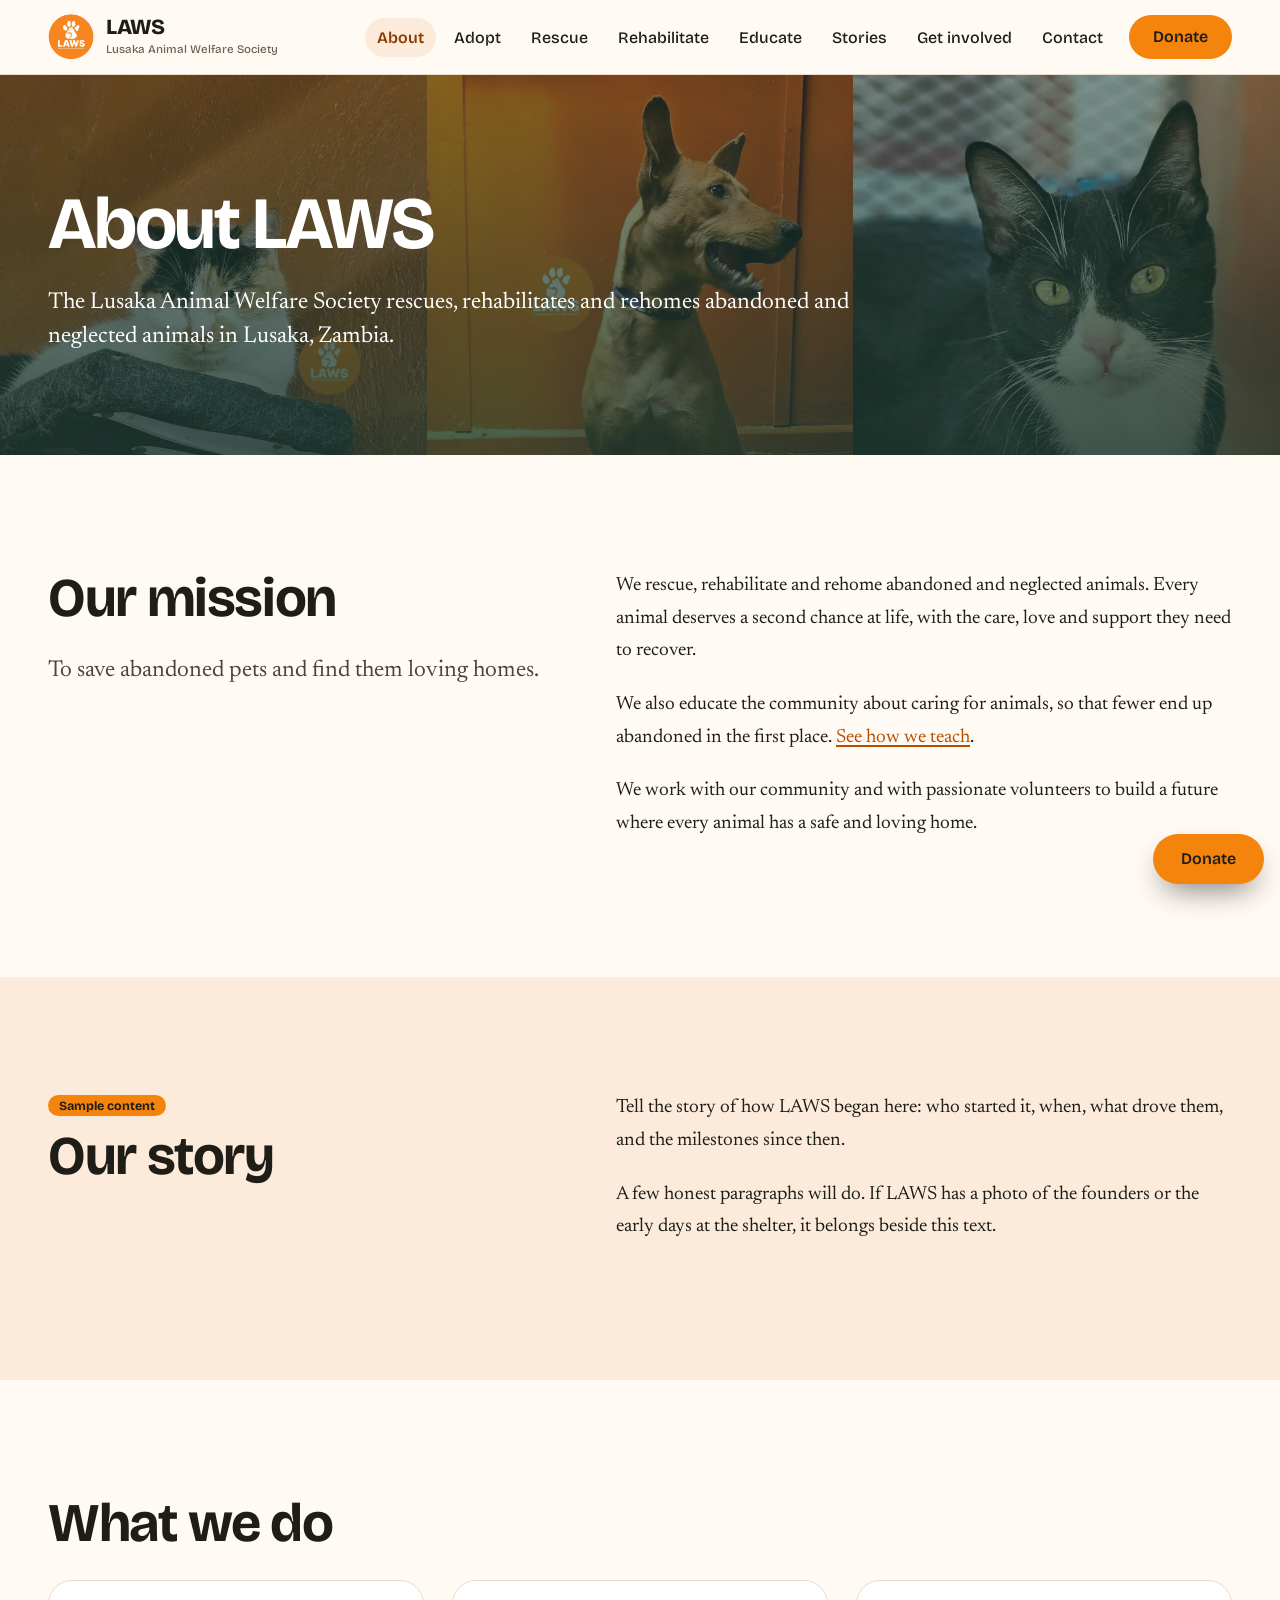
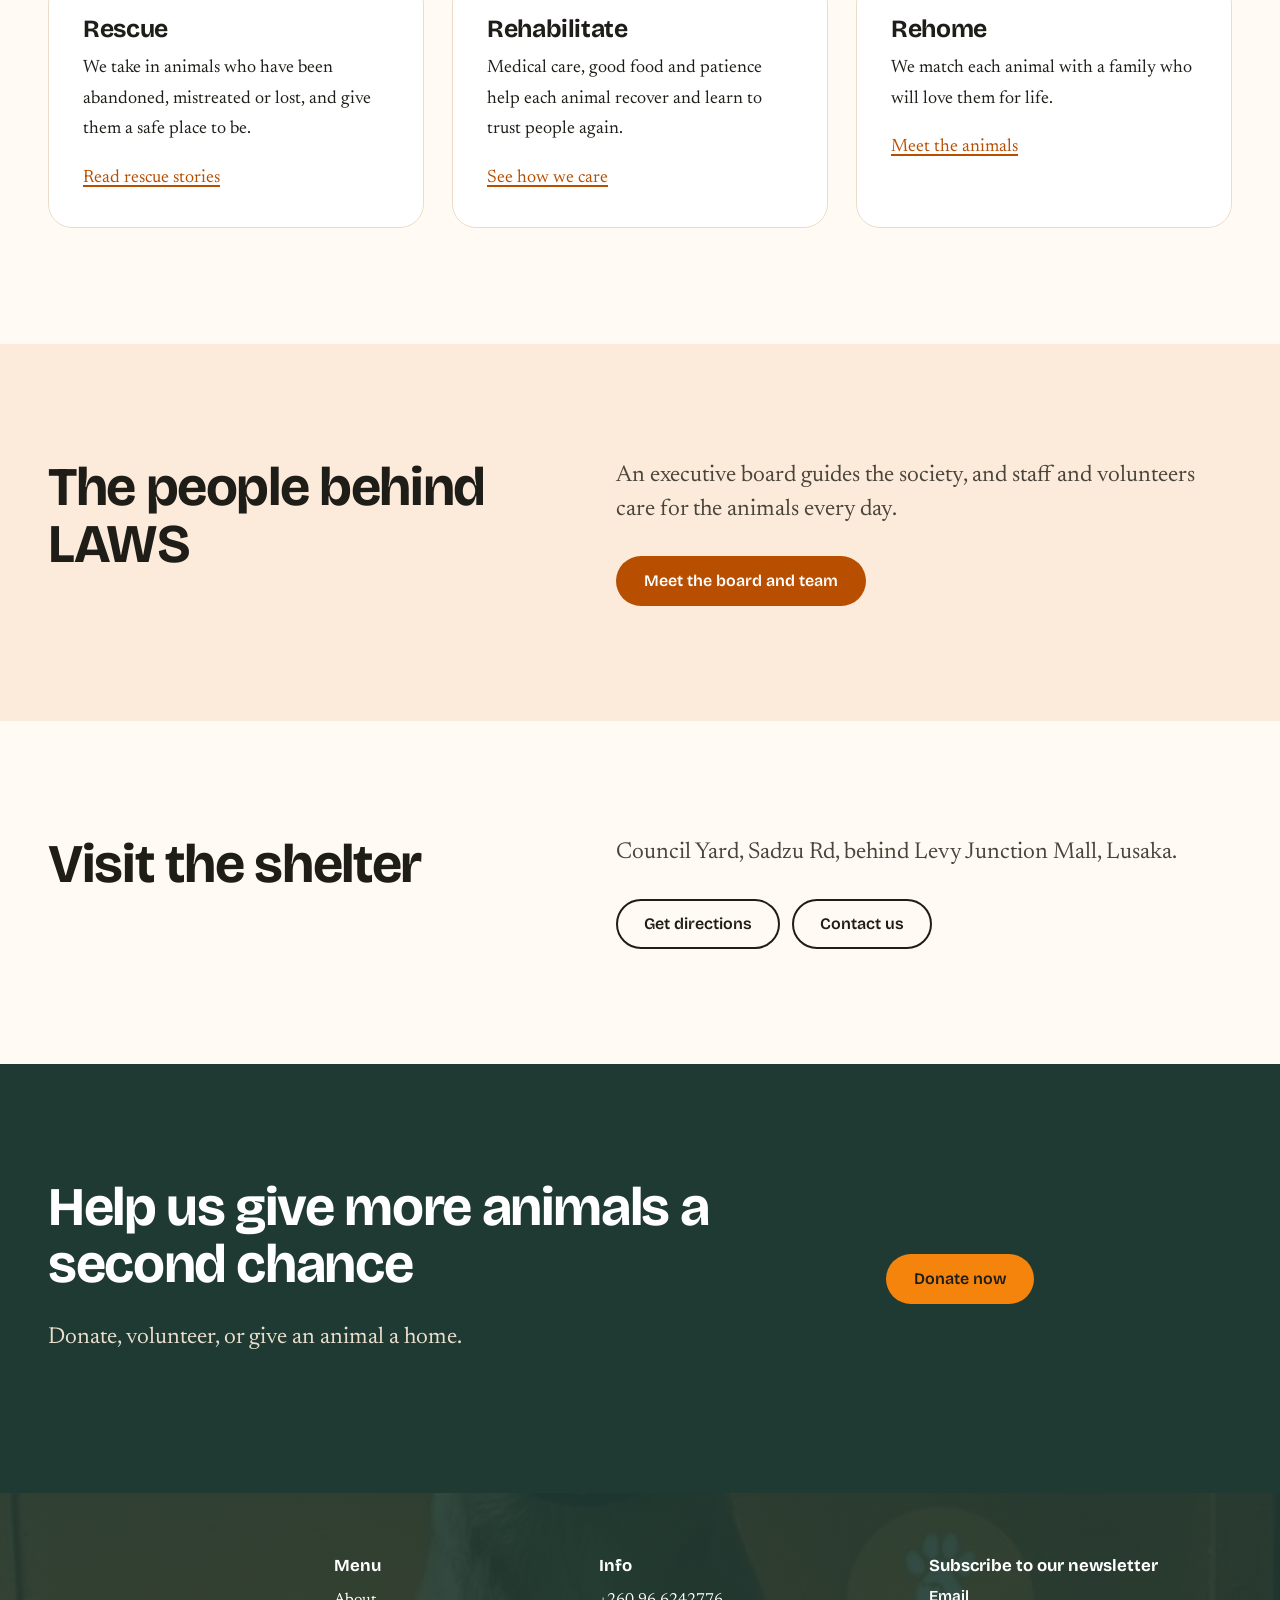
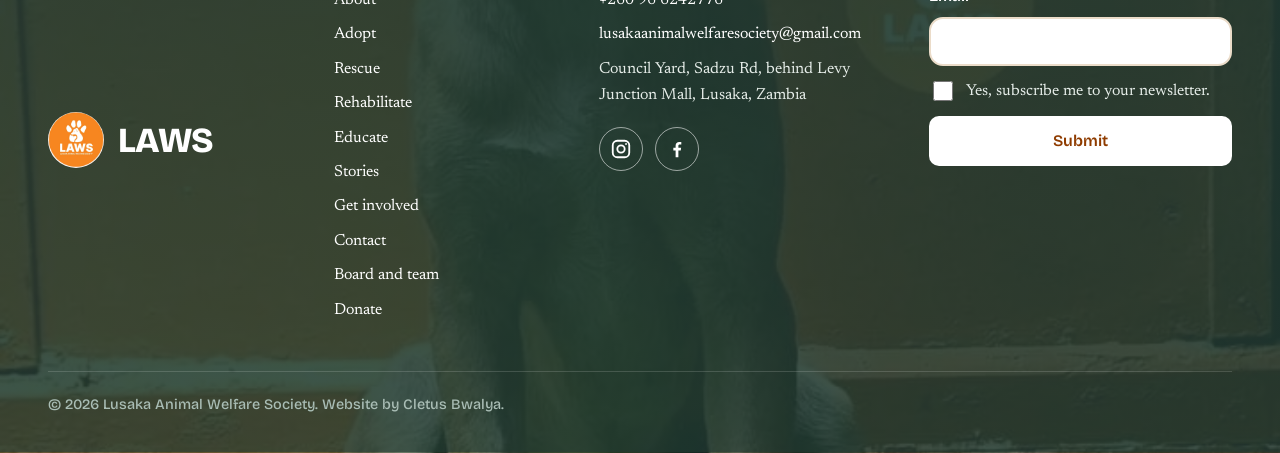
<file: about.html>
<!doctype html>
<html lang="en">
<head>
<meta charset="utf-8">
<meta name="viewport" content="width=device-width, initial-scale=1">
<title>About us | Lusaka Animal Welfare Society</title>
<meta name="description" content="The Lusaka Animal Welfare Society rescues, rehabilitates and rehomes abandoned and neglected animals in Lusaka, Zambia. Read our mission and our story.">
<meta property="og:title" content="About us | Lusaka Animal Welfare Society">
<meta property="og:description" content="The Lusaka Animal Welfare Society rescues, rehabilitates and rehomes abandoned and neglected animals in Lusaka, Zambia. Read our mission and our story.">
<meta property="og:type" content="website">
<meta name="theme-color" content="#F5840C">
<link rel="icon" href="assets/favicon.svg" type="image/svg+xml">
<link rel="preconnect" href="https://fonts.googleapis.com">
<link rel="preconnect" href="https://fonts.gstatic.com" crossorigin>
<link href="https://fonts.googleapis.com/css2?family=Bricolage+Grotesque:opsz,wght@12..96,500;12..96,600;12..96,700;12..96,800&family=Newsreader:ital,opsz,wght@0,6..72,400;0,6..72,500;1,6..72,400&display=swap" rel="stylesheet">
<link rel="stylesheet" href="css/styles.css">
</head>
<body data-page="about">
<div id="site-header"></div>
<main id="main">
<div class="wrap page-head"><h1>About LAWS</h1>
<p class="lede">The Lusaka Animal Welfare Society rescues, rehabilitates and rehomes abandoned and neglected animals in Lusaka, Zambia.</p></div>

<section class="section"><div class="wrap about-grid">
  <div><h2>Our mission</h2><p class="lede">To save abandoned pets and find them loving homes.</p></div>
  <div class="prose">
    <p>We rescue, rehabilitate and rehome abandoned and neglected animals. Every animal deserves a second chance at life, with the care, love and support they need to recover.</p>
    <p>We also educate the community about caring for animals, so that fewer end up abandoned in the first place. <a href="educate.html">See how we teach</a>.</p>
    <p>We work with our community and with passionate volunteers to build a future where every animal has a safe and loving home.</p>
  </div>
</div></section>

<section class="section tint"><div class="wrap about-grid">
  <div><span class="badge-demo">Sample content</span><h2>Our story</h2></div>
  <div class="prose">
    <p>Tell the story of how LAWS began here: who started it, when, what drove them, and the milestones since then.</p>
    <p>A few honest paragraphs will do. If LAWS has a photo of the founders or the early days at the shelter, it belongs beside this text.</p>
  </div>
</div></section>

<section class="section"><div class="wrap">
  <h2>What we do</h2>
  <div class="cards">
    <article class="card"><h3>Rescue</h3><p>We take in animals who have been abandoned, mistreated or lost, and give them a safe place to be.</p><p><a href="rescue.html">Read rescue stories</a></p></article>
    <article class="card"><h3>Rehabilitate</h3><p>Medical care, good food and patience help each animal recover and learn to trust people again.</p><p><a href="rehabilitate.html">See how we care</a></p></article>
    <article class="card"><h3>Rehome</h3><p>We match each animal with a family who will love them for life.</p><p><a href="adopt.html">Meet the animals</a></p></article>
  </div>
</div></section>

<section class="section tint"><div class="wrap about-grid">
  <div><h2>The people behind LAWS</h2></div>
  <div><p class="lede">An executive board guides the society, and staff and volunteers care for the animals every day.</p>
  <div class="btn-row"><a class="btn btn-primary" href="team.html">Meet the board and team</a></div></div>
</div></section>

<section class="section"><div class="wrap about-grid">
  <div><h2>Visit the shelter</h2></div>
  <div><p class="lede">Council Yard, Sadzu Rd, behind Levy Junction Mall, Lusaka.</p>
  <div class="btn-row"><a class="btn btn-ghost" href="https://maps.app.goo.gl/kT3uDbtKeD8PkwXx9" rel="noopener">Get directions</a>
  <a class="btn btn-ghost" href="contact.html">Contact us</a></div></div>
</div></section>

<section class="section band"><div class="wrap band-grid">
  <div><h2>Help us give more animals a second chance</h2><p class="lede">Donate, volunteer, or give an animal a home.</p></div>
  <div><a class="btn btn-sun" href="donate.html">Donate now</a></div>
</div></section>
</main>

<div id="site-footer"></div>
<script src="js/data.js"></script>
<script src="js/main.js"></script>
</body>
</html>
</file>
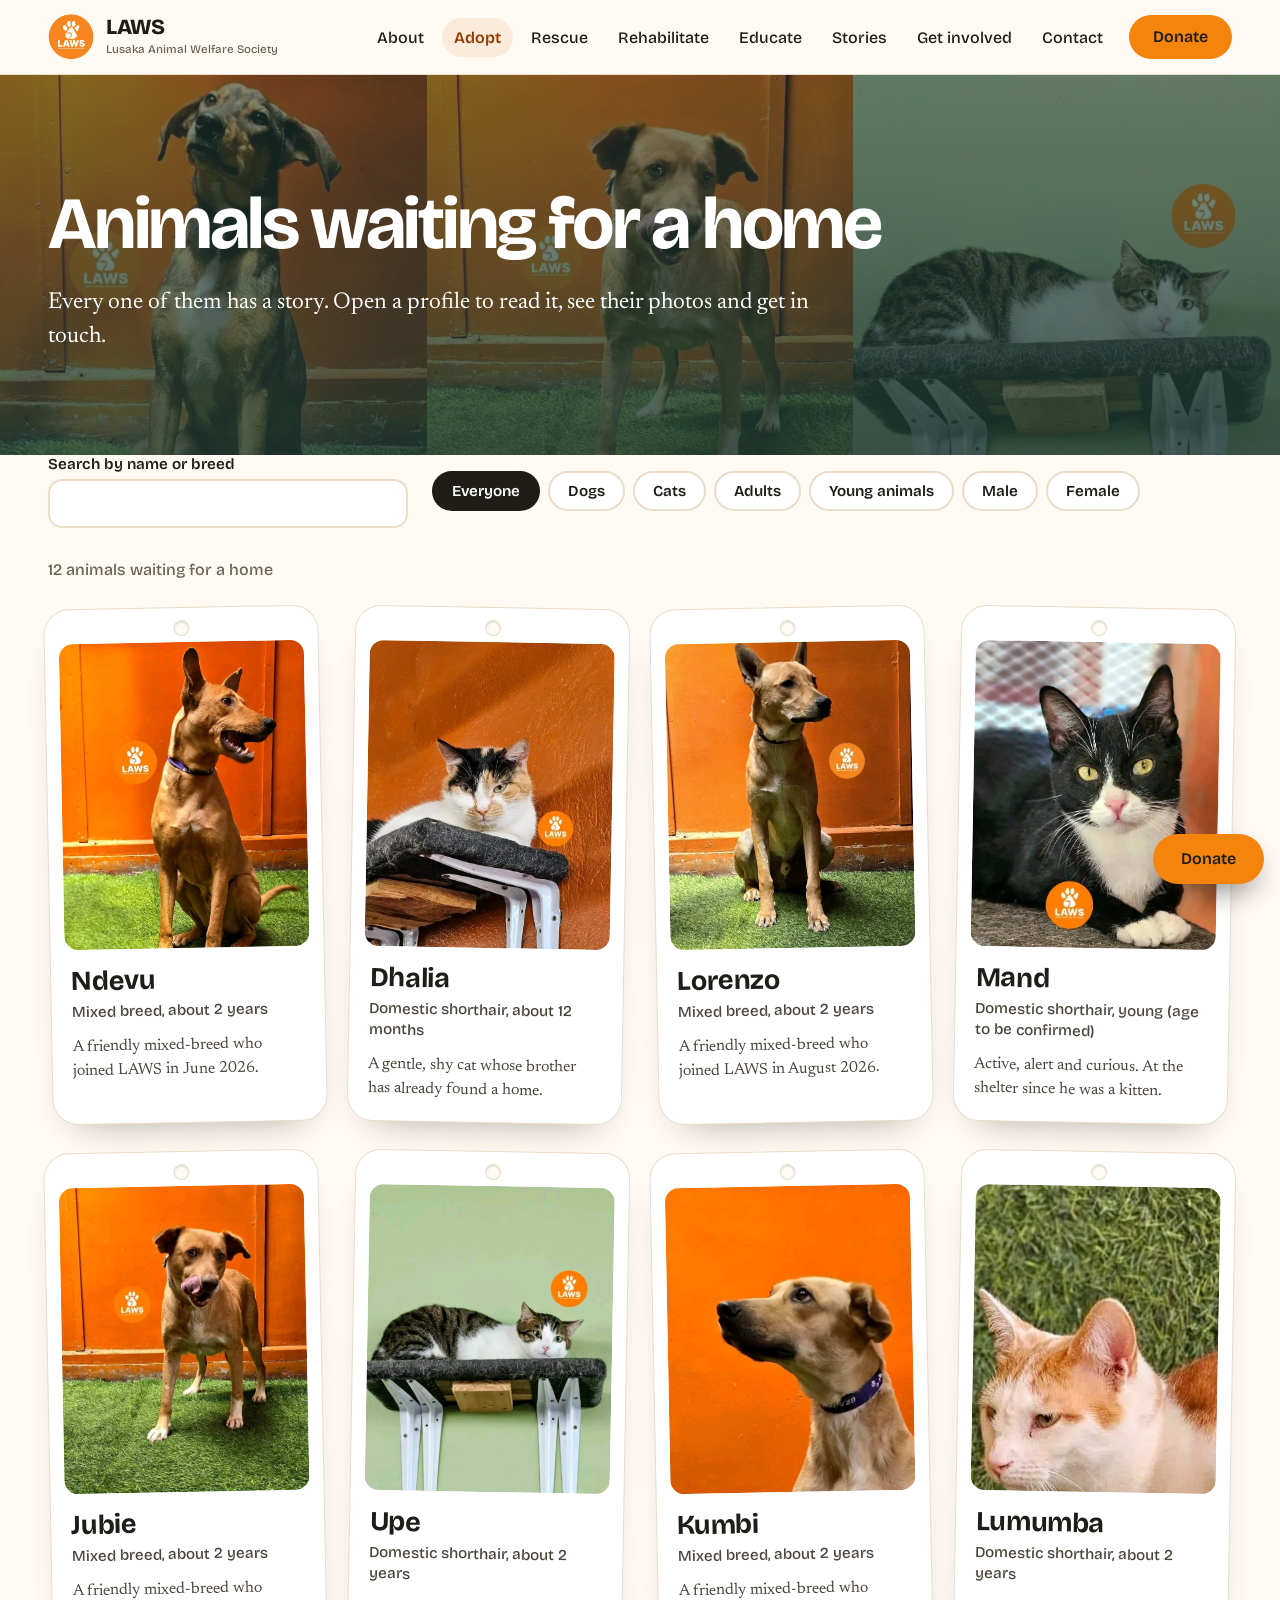
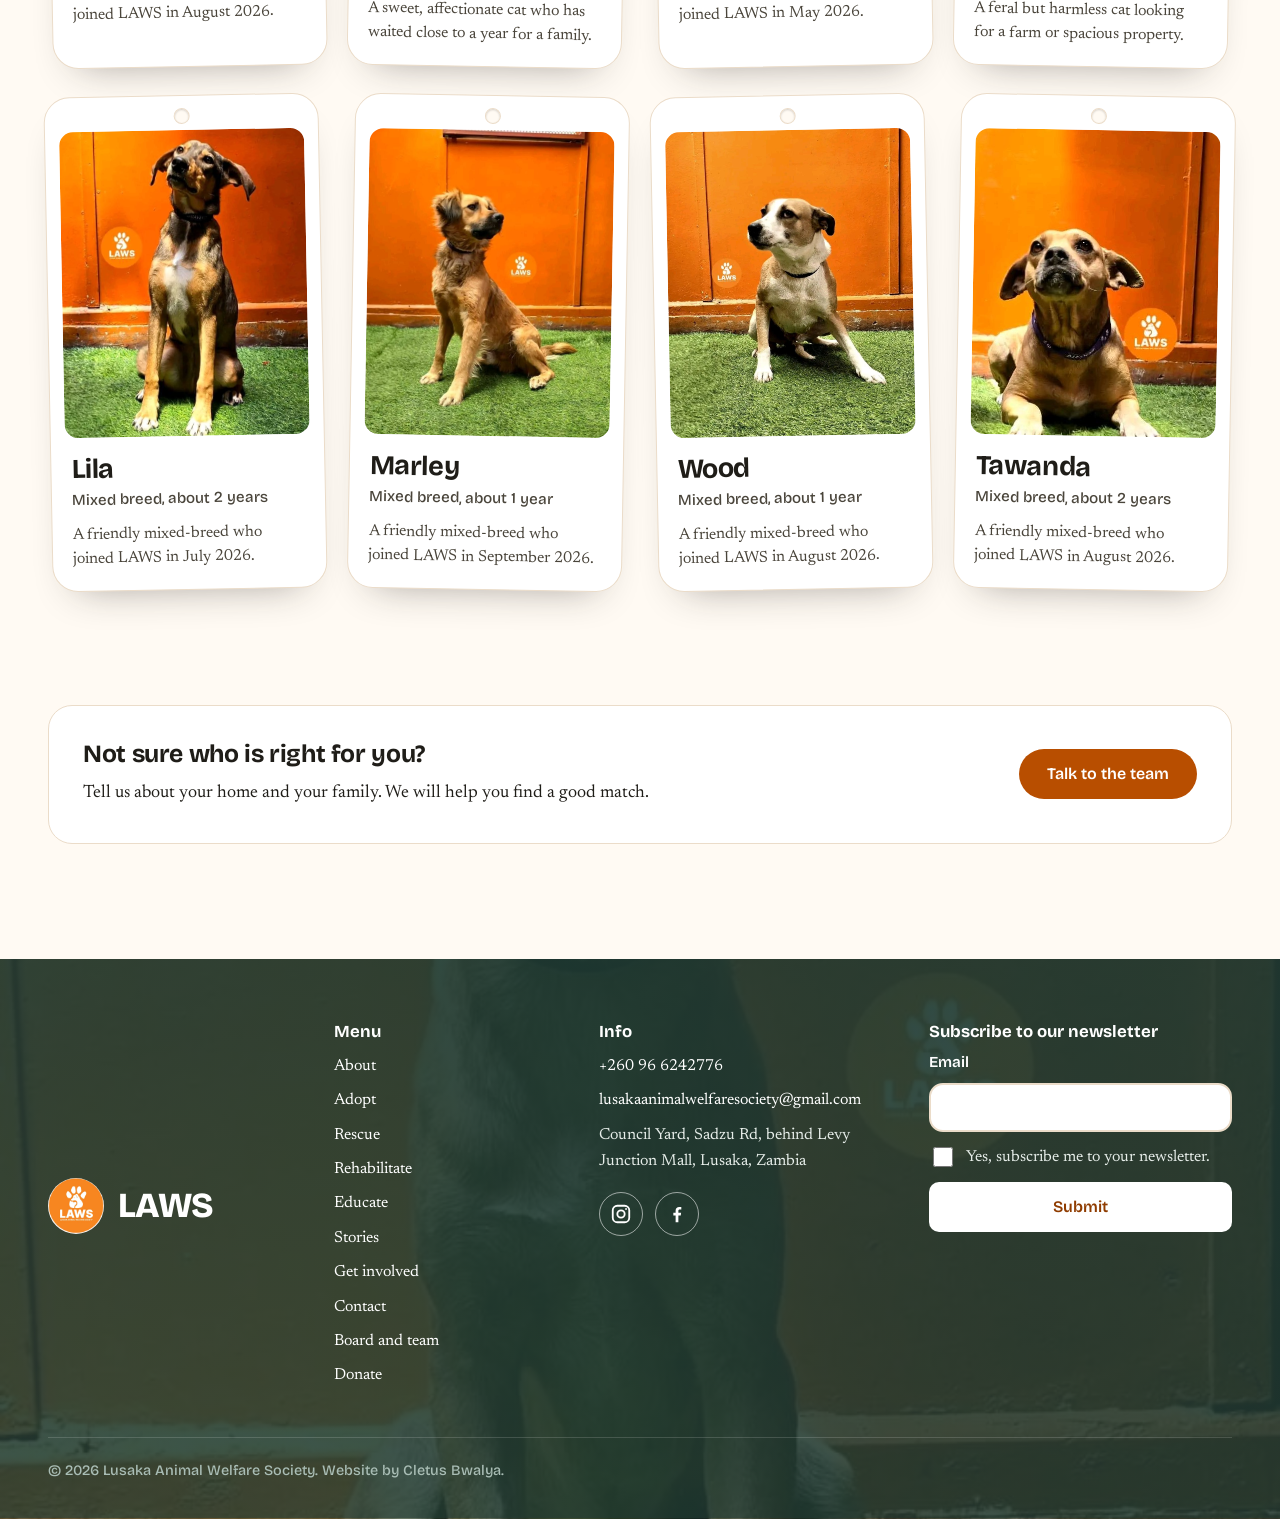
<file: adopt.html>
<!doctype html>
<html lang="en">
<head>
<meta charset="utf-8">
<meta name="viewport" content="width=device-width, initial-scale=1">
<title>Adopt a dog or cat in Lusaka | Lusaka Animal Welfare Society</title>
<meta name="description" content="Meet the dogs and cats waiting for a loving home at the Lusaka Animal Welfare Society. Read their stories and enquire about adopting.">
<meta property="og:title" content="Adopt a dog or cat in Lusaka | Lusaka Animal Welfare Society">
<meta property="og:description" content="Meet the dogs and cats waiting for a loving home at the Lusaka Animal Welfare Society. Read their stories and enquire about adopting.">
<meta property="og:type" content="website">
<meta name="theme-color" content="#F5840C">
<link rel="icon" href="assets/favicon.svg" type="image/svg+xml">
<link rel="preconnect" href="https://fonts.googleapis.com">
<link rel="preconnect" href="https://fonts.gstatic.com" crossorigin>
<link href="https://fonts.googleapis.com/css2?family=Bricolage+Grotesque:opsz,wght@12..96,500;12..96,600;12..96,700;12..96,800&family=Newsreader:ital,opsz,wght@0,6..72,400;0,6..72,500;1,6..72,400&display=swap" rel="stylesheet">
<link rel="stylesheet" href="css/styles.css">
</head>
<body data-page="adopt">
<div id="site-header"></div>
<main id="main">
<div class="wrap page-head"><h1>Animals waiting for a home</h1>
<p class="lede">Every one of them has a story. Open a profile to read it, see their photos and get in touch.</p></div>
<div class="wrap" data-render="adopt-grid"></div>
<section class="section"><div class="wrap">
  <div class="card" style="display:flex;flex-wrap:wrap;gap:20px;align-items:center;justify-content:space-between">
    <div><h3>Not sure who is right for you?</h3><p>Tell us about your home and your family. We will help you find a good match.</p></div>
    <a class="btn btn-primary" href="contact.html">Talk to the team</a>
  </div>
</div></section>
</main>

<div id="site-footer"></div>
<script src="js/data.js"></script>
<script src="js/main.js"></script>
</body>
</html>
</file>
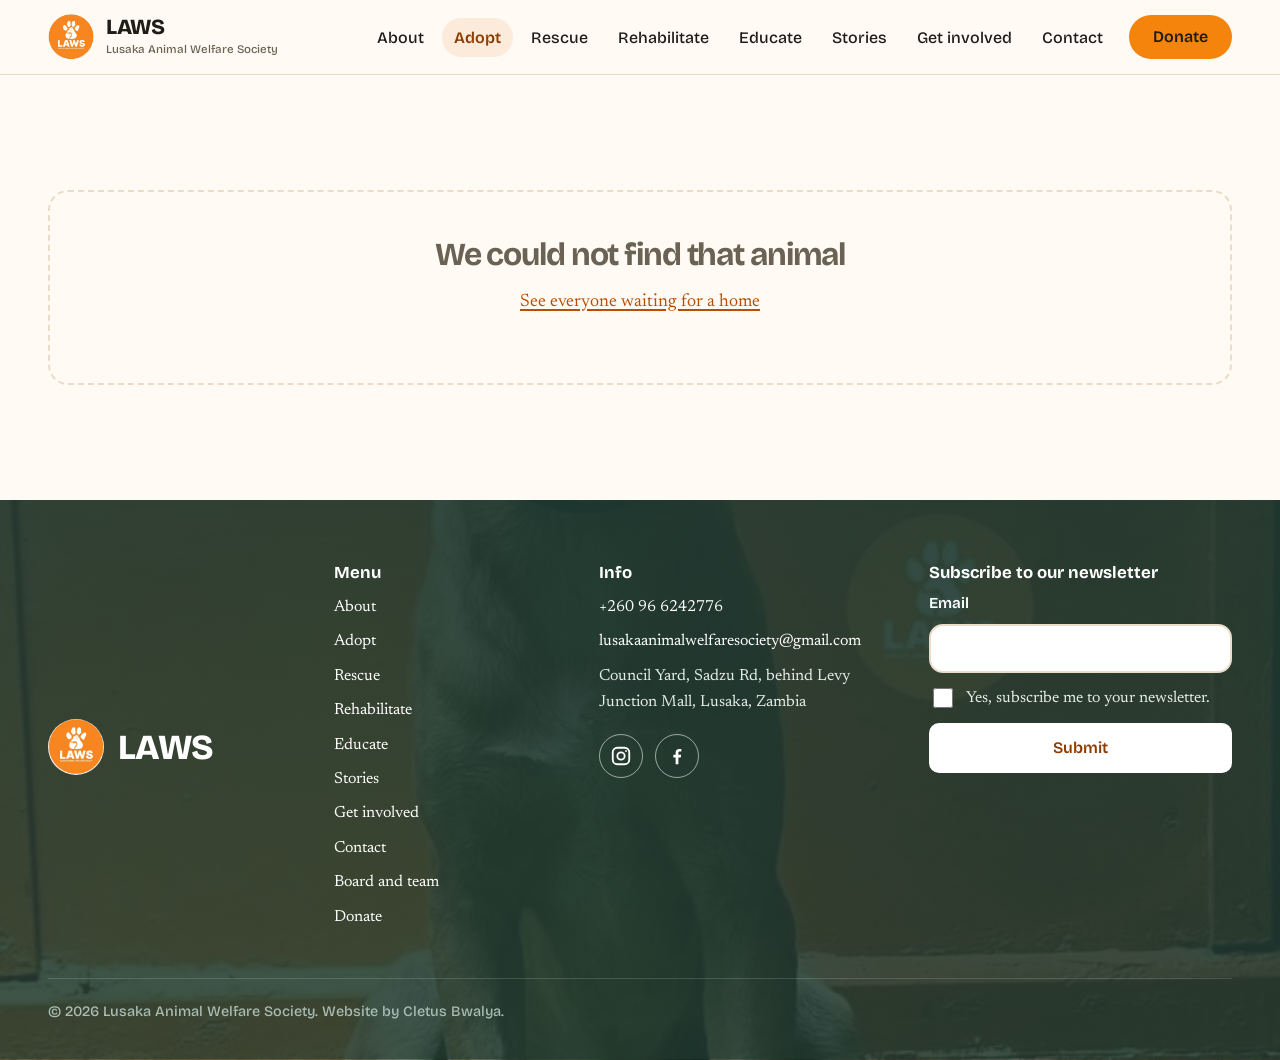
<file: animal.html>
<!doctype html>
<html lang="en">
<head>
<meta charset="utf-8">
<meta name="viewport" content="width=device-width, initial-scale=1">
<title>Meet our animals | Lusaka Animal Welfare Society</title>
<meta name="description" content="Read the story of an animal waiting for adoption at the Lusaka Animal Welfare Society.">
<meta property="og:title" content="Meet our animals | Lusaka Animal Welfare Society">
<meta property="og:description" content="Read the story of an animal waiting for adoption at the Lusaka Animal Welfare Society.">
<meta property="og:type" content="website">
<meta name="theme-color" content="#F5840C">
<link rel="icon" href="assets/favicon.svg" type="image/svg+xml">
<link rel="preconnect" href="https://fonts.googleapis.com">
<link rel="preconnect" href="https://fonts.gstatic.com" crossorigin>
<link href="https://fonts.googleapis.com/css2?family=Bricolage+Grotesque:opsz,wght@12..96,500;12..96,600;12..96,700;12..96,800&family=Newsreader:ital,opsz,wght@0,6..72,400;0,6..72,500;1,6..72,400&display=swap" rel="stylesheet">
<link rel="stylesheet" href="css/styles.css">
</head>
<body data-page="adopt">
<div id="site-header"></div>
<main id="main" data-render="animal"></main>

<div id="site-footer"></div>
<script src="js/data.js"></script>
<script src="js/main.js"></script>
</body>
</html>
</file>
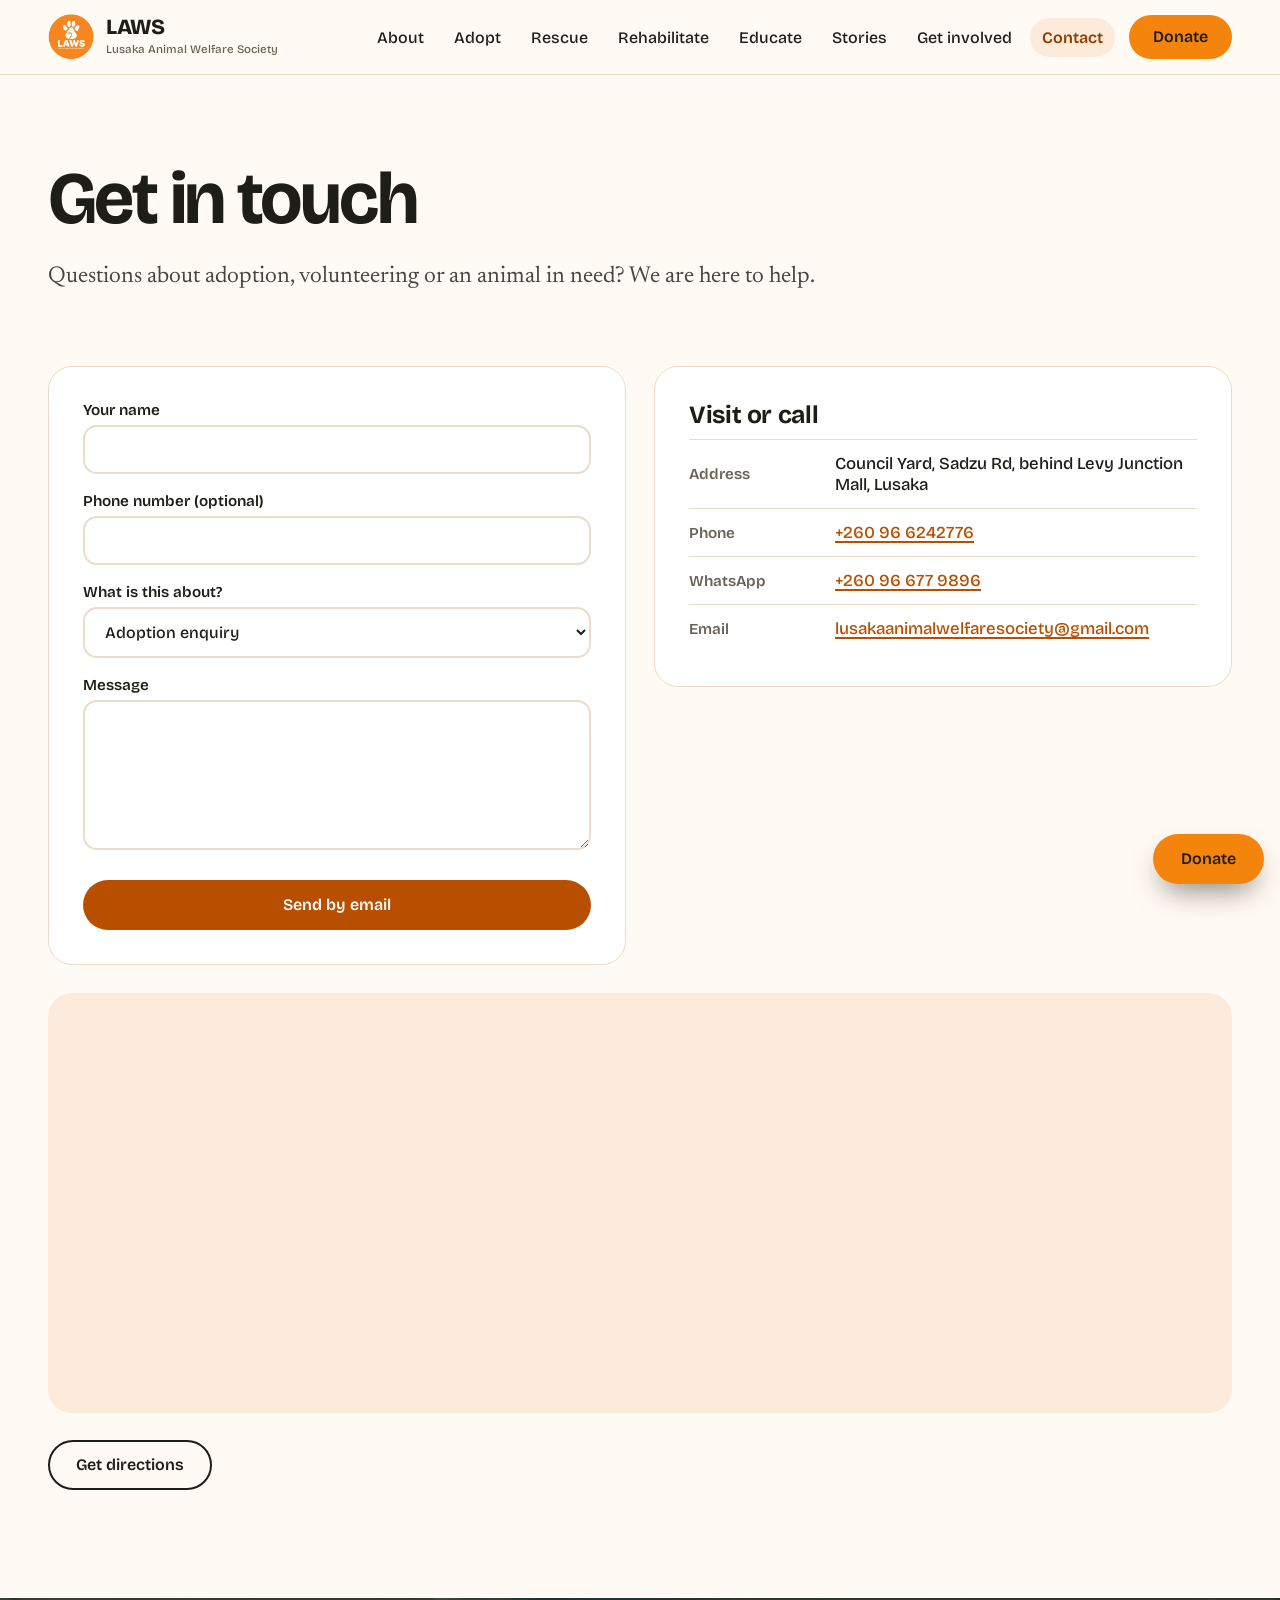
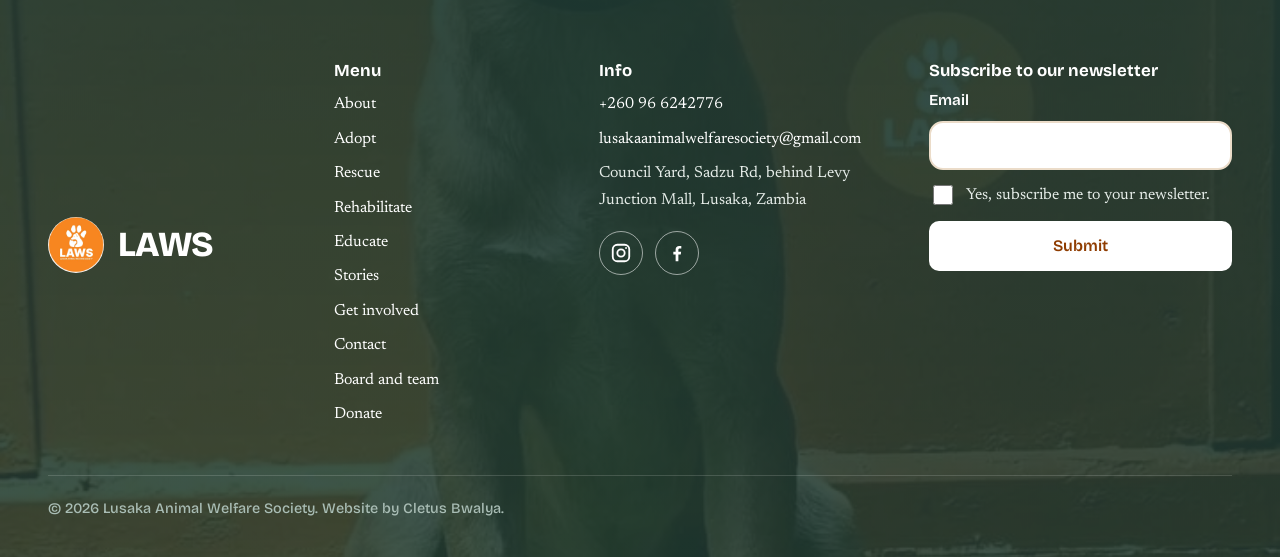
<file: contact.html>
<!doctype html>
<html lang="en">
<head>
<meta charset="utf-8">
<meta name="viewport" content="width=device-width, initial-scale=1">
<title>Contact us | Lusaka Animal Welfare Society</title>
<meta name="description" content="Contact the Lusaka Animal Welfare Society: call, email or visit the shelter at Council Yard, Sadzu Road, behind Levy Junction Mall.">
<meta property="og:title" content="Contact us | Lusaka Animal Welfare Society">
<meta property="og:description" content="Contact the Lusaka Animal Welfare Society: call, email or visit the shelter at Council Yard, Sadzu Road, behind Levy Junction Mall.">
<meta property="og:type" content="website">
<meta name="theme-color" content="#F5840C">
<link rel="icon" href="assets/favicon.svg" type="image/svg+xml">
<link rel="preconnect" href="https://fonts.googleapis.com">
<link rel="preconnect" href="https://fonts.gstatic.com" crossorigin>
<link href="https://fonts.googleapis.com/css2?family=Bricolage+Grotesque:opsz,wght@12..96,500;12..96,600;12..96,700;12..96,800&family=Newsreader:ital,opsz,wght@0,6..72,400;0,6..72,500;1,6..72,400&display=swap" rel="stylesheet">
<link rel="stylesheet" href="css/styles.css">
</head>
<body data-page="contact">
<div id="site-header"></div>
<main id="main">
<div class="wrap page-head"><h1>Get in touch</h1>
<p class="lede">Questions about adoption, volunteering or an animal in need? We are here to help.</p></div>
<div class="wrap"><div class="cards" style="grid-template-columns:repeat(auto-fit,minmax(320px,1fr));align-items:start">
  <form class="card form" id="contact-form">
    <div><label class="lbl" for="name">Your name</label><input class="field" id="name" name="name" required autocomplete="name"></div>
    <div><label class="lbl" for="phone">Phone number (optional)</label><input class="field" id="phone" name="phone" type="tel" autocomplete="tel"></div>
    <div><label class="lbl" for="topic">What is this about?</label>
      <select class="field" id="topic" name="topic">
        <option>Adoption enquiry</option><option>Volunteering</option><option>Membership</option><option>Report an animal in need</option><option>Something else</option>
      </select></div>
    <div><label class="lbl" for="message">Message</label><textarea class="field" id="message" name="message" required></textarea></div>
    <button class="btn btn-primary" type="submit">Send by email</button>
  </form>
  <div class="card"><h3>Visit or call</h3>
    <ul class="rows">
      <li><span class="k">Address</span><span class="v">Council Yard, Sadzu Rd, behind Levy Junction Mall, Lusaka</span></li>
      <li><span class="k">Phone</span><span class="v"><a href="tel:+260966242776">+260 96 6242776</a></span></li>
      <li><span class="k">WhatsApp</span><span class="v"><a href="https://wa.me/260966779896" rel="noopener">+260 96 677 9896</a></span></li>
      <li><span class="k">Email</span><span class="v"><a href="mailto:lusakaanimalwelfaresociety@gmail.com">lusakaanimalwelfaresociety@gmail.com</a></span></li>
    </ul>
  </div>
</div>
<div style="margin-top:28px"><iframe class="map" title="Map showing the LAWS shelter in Lusaka" loading="lazy" src="https://www.google.com/maps?q=-15.411562,28.285047(Lusaka+Animal+Welfare+Society)&z=17&output=embed"></iframe>
<p style="margin-top:16px"><a class="btn btn-ghost" href="https://maps.app.goo.gl/kT3uDbtKeD8PkwXx9" rel="noopener">Get directions</a></p></div>
</div>
<div style="height:clamp(48px,7vw,96px)"></div>
</main>

<div id="site-footer"></div>
<script src="js/data.js"></script>
<script src="js/main.js"></script>
</body>
</html>
</file>
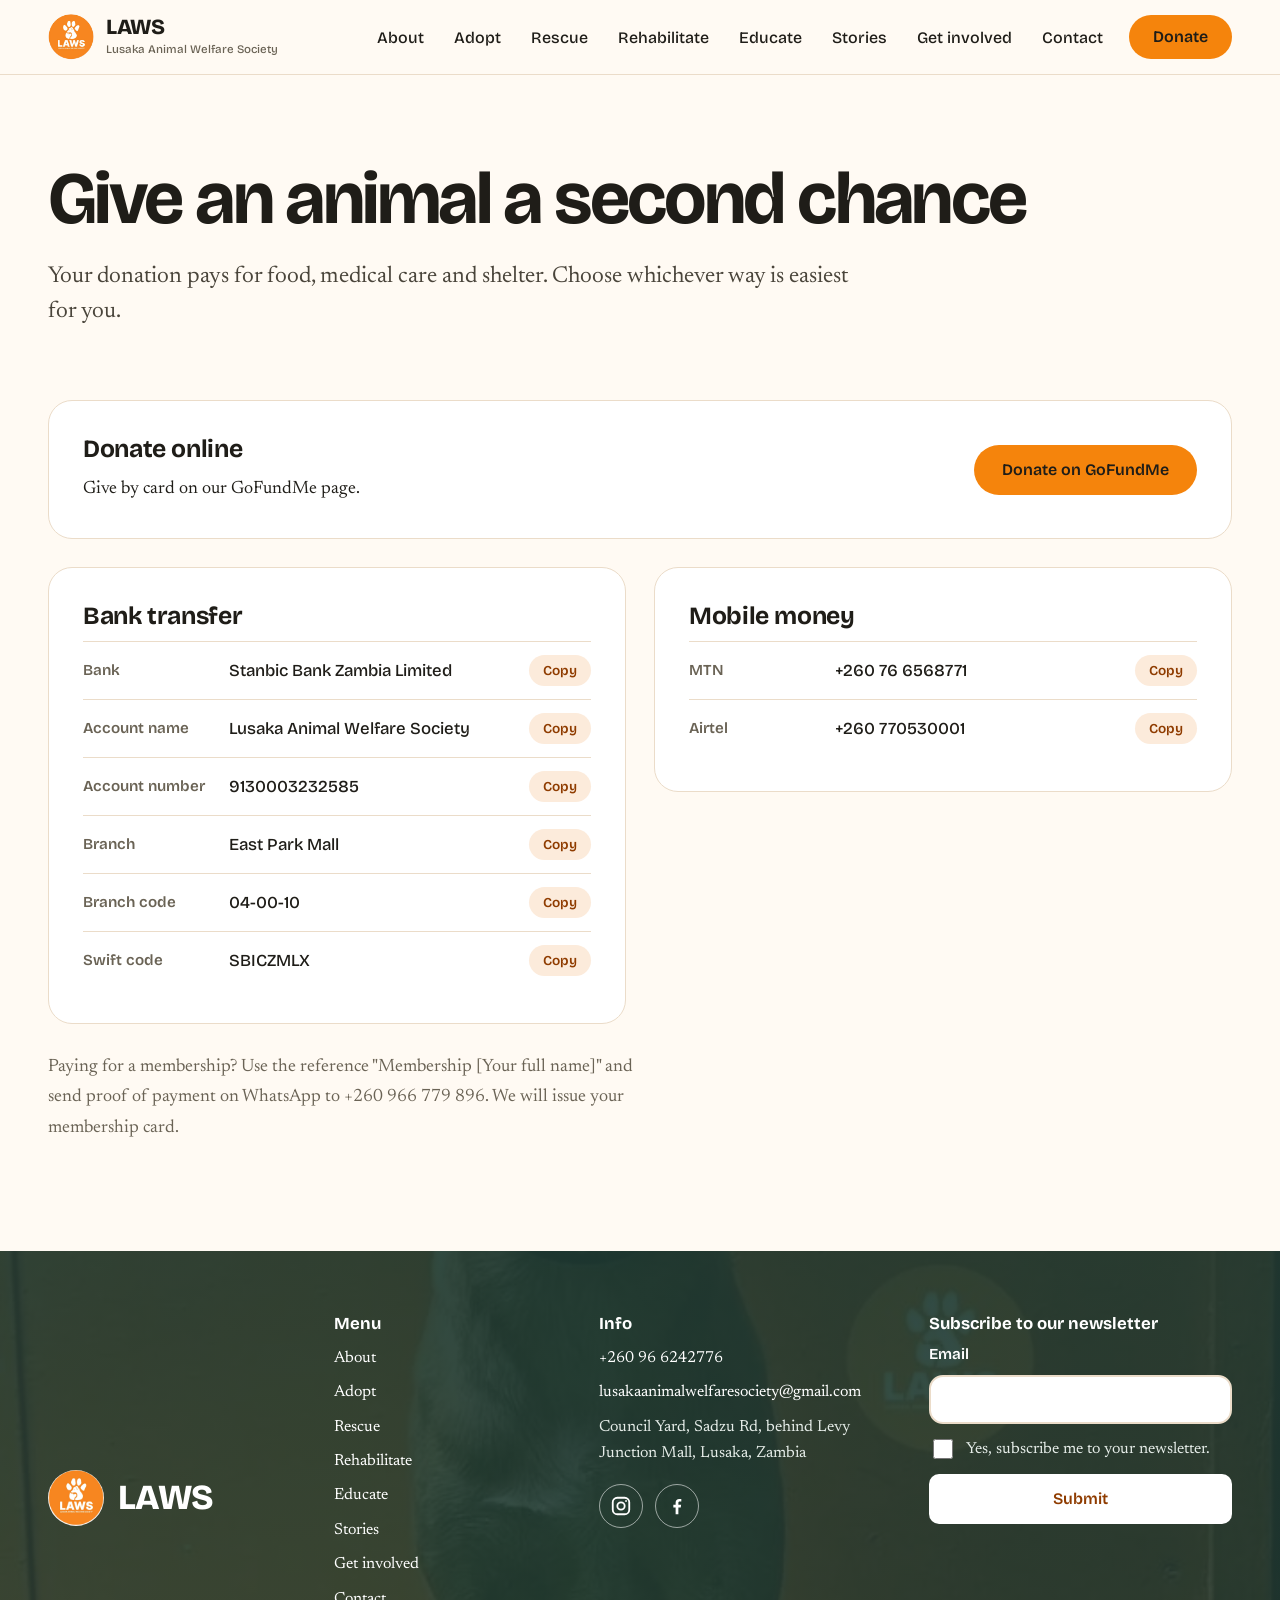
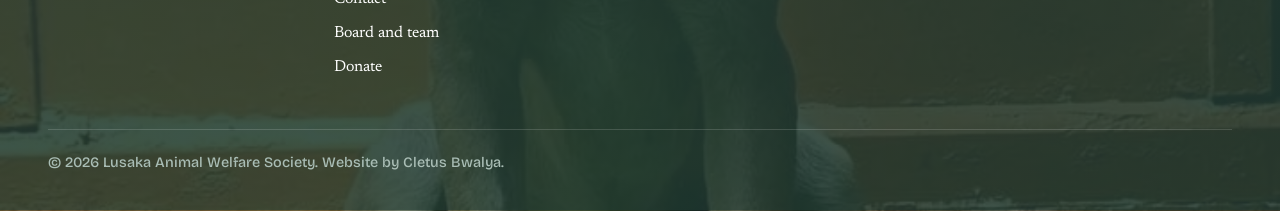
<file: donate.html>
<!doctype html>
<html lang="en">
<head>
<meta charset="utf-8">
<meta name="viewport" content="width=device-width, initial-scale=1">
<title>Donate | Lusaka Animal Welfare Society</title>
<meta name="description" content="Donate to the Lusaka Animal Welfare Society by GoFundMe, bank transfer or mobile money.">
<meta property="og:title" content="Donate | Lusaka Animal Welfare Society">
<meta property="og:description" content="Donate to the Lusaka Animal Welfare Society by GoFundMe, bank transfer or mobile money.">
<meta property="og:type" content="website">
<meta name="theme-color" content="#F5840C">
<link rel="icon" href="assets/favicon.svg" type="image/svg+xml">
<link rel="preconnect" href="https://fonts.googleapis.com">
<link rel="preconnect" href="https://fonts.gstatic.com" crossorigin>
<link href="https://fonts.googleapis.com/css2?family=Bricolage+Grotesque:opsz,wght@12..96,500;12..96,600;12..96,700;12..96,800&family=Newsreader:ital,opsz,wght@0,6..72,400;0,6..72,500;1,6..72,400&display=swap" rel="stylesheet">
<link rel="stylesheet" href="css/styles.css">
</head>
<body data-page="donate">
<div id="site-header"></div>
<main id="main">
<div class="wrap page-head"><h1>Give an animal a second chance</h1>
<p class="lede">Your donation pays for food, medical care and shelter. Choose whichever way is easiest for you.</p></div>
<div class="wrap">
  <div class="card" style="display:flex;flex-wrap:wrap;gap:20px;align-items:center;justify-content:space-between;margin-bottom:28px">
    <div><h3>Donate online</h3><p>Give by card on our GoFundMe page.</p></div>
    <a class="btn btn-sun" href="https://www.gofundme.com/f/lusaka-animal-welfare-society-laws" rel="noopener">Donate on GoFundMe</a>
  </div>
  <div class="pay" id="pay">
    <section class="card"><h3>Bank transfer</h3><div data-render="pay-bank"></div></section>
    <section class="card"><h3>Mobile money</h3><div data-render="pay-mobile"></div></section>
  </div>
  <p class="muted" style="margin-top:28px;max-width:60ch">Paying for a membership? Use the reference "Membership [Your full name]" and send proof of payment on WhatsApp to +260 966 779 896. We will issue your membership card.</p>
</div>
<div style="height:clamp(48px,7vw,96px)"></div>
</main>

<div id="site-footer"></div>
<script src="js/data.js"></script>
<script src="js/main.js"></script>
</body>
</html>
</file>
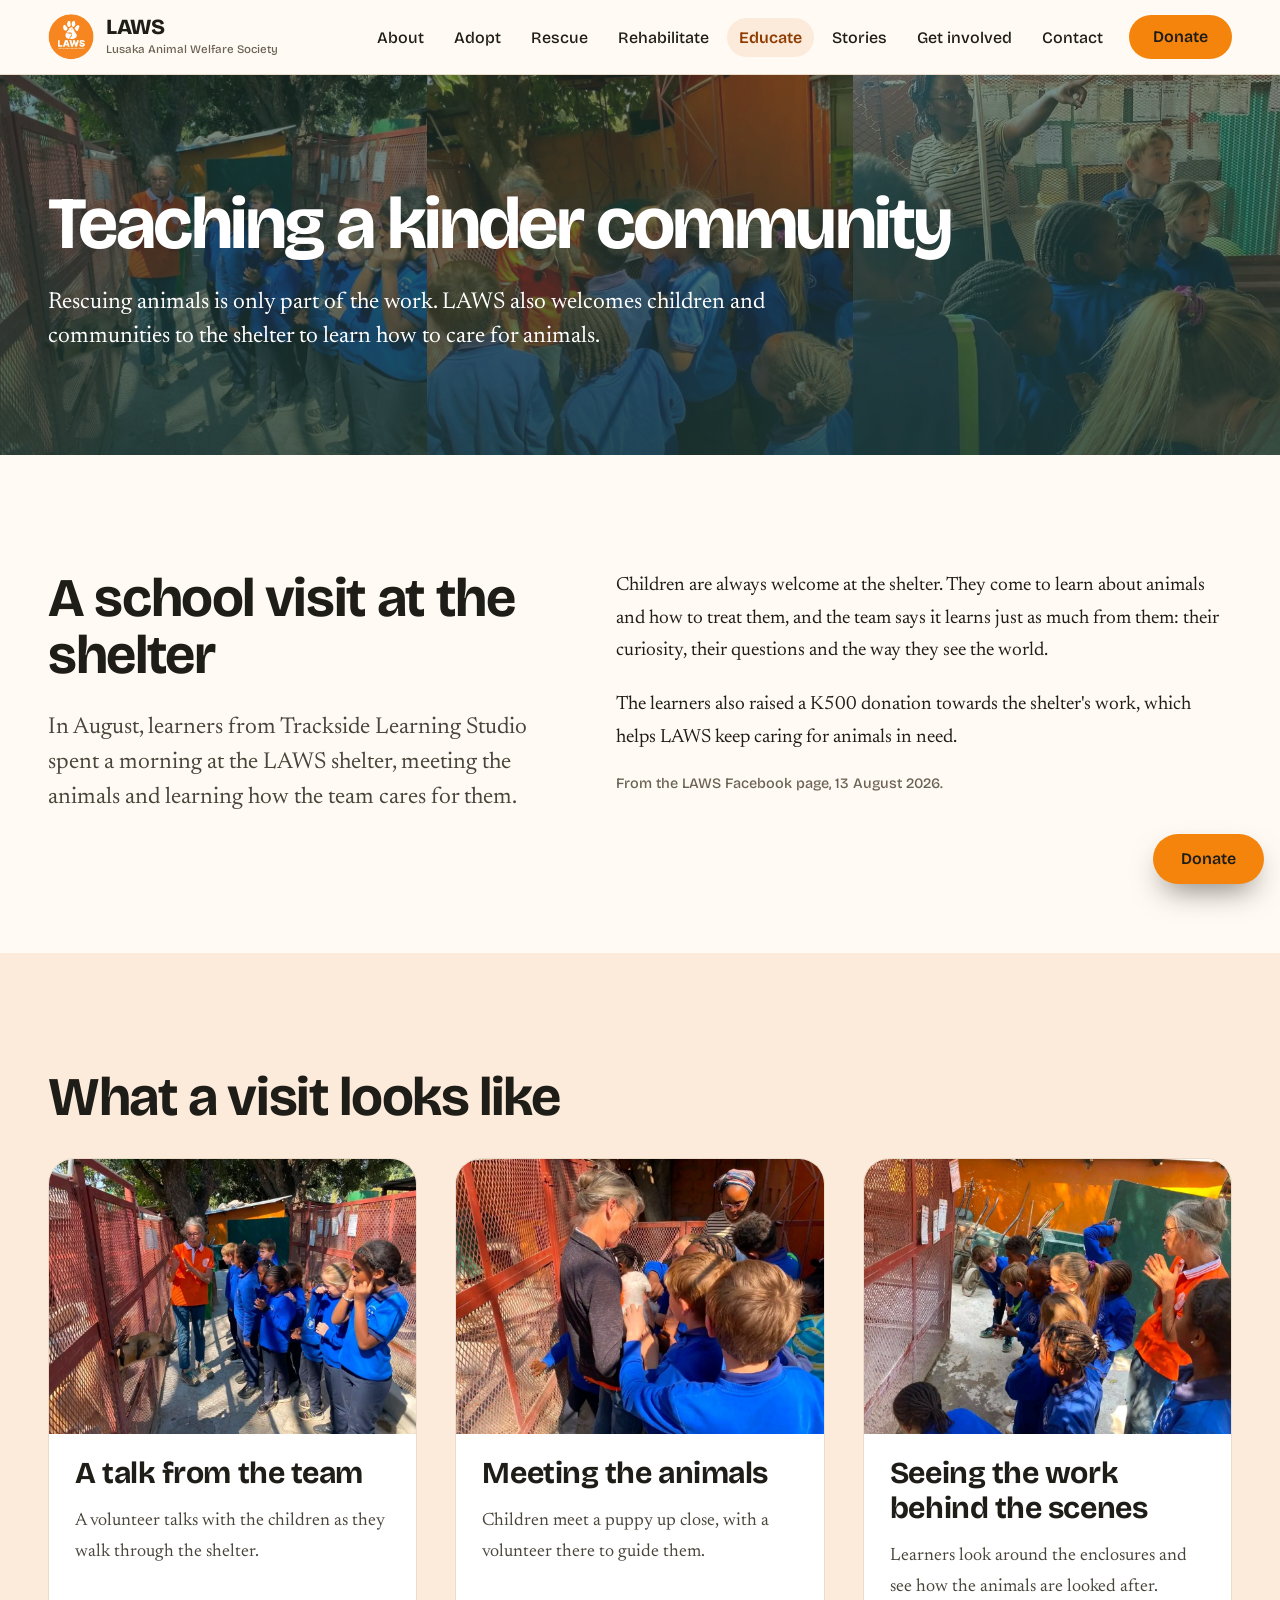
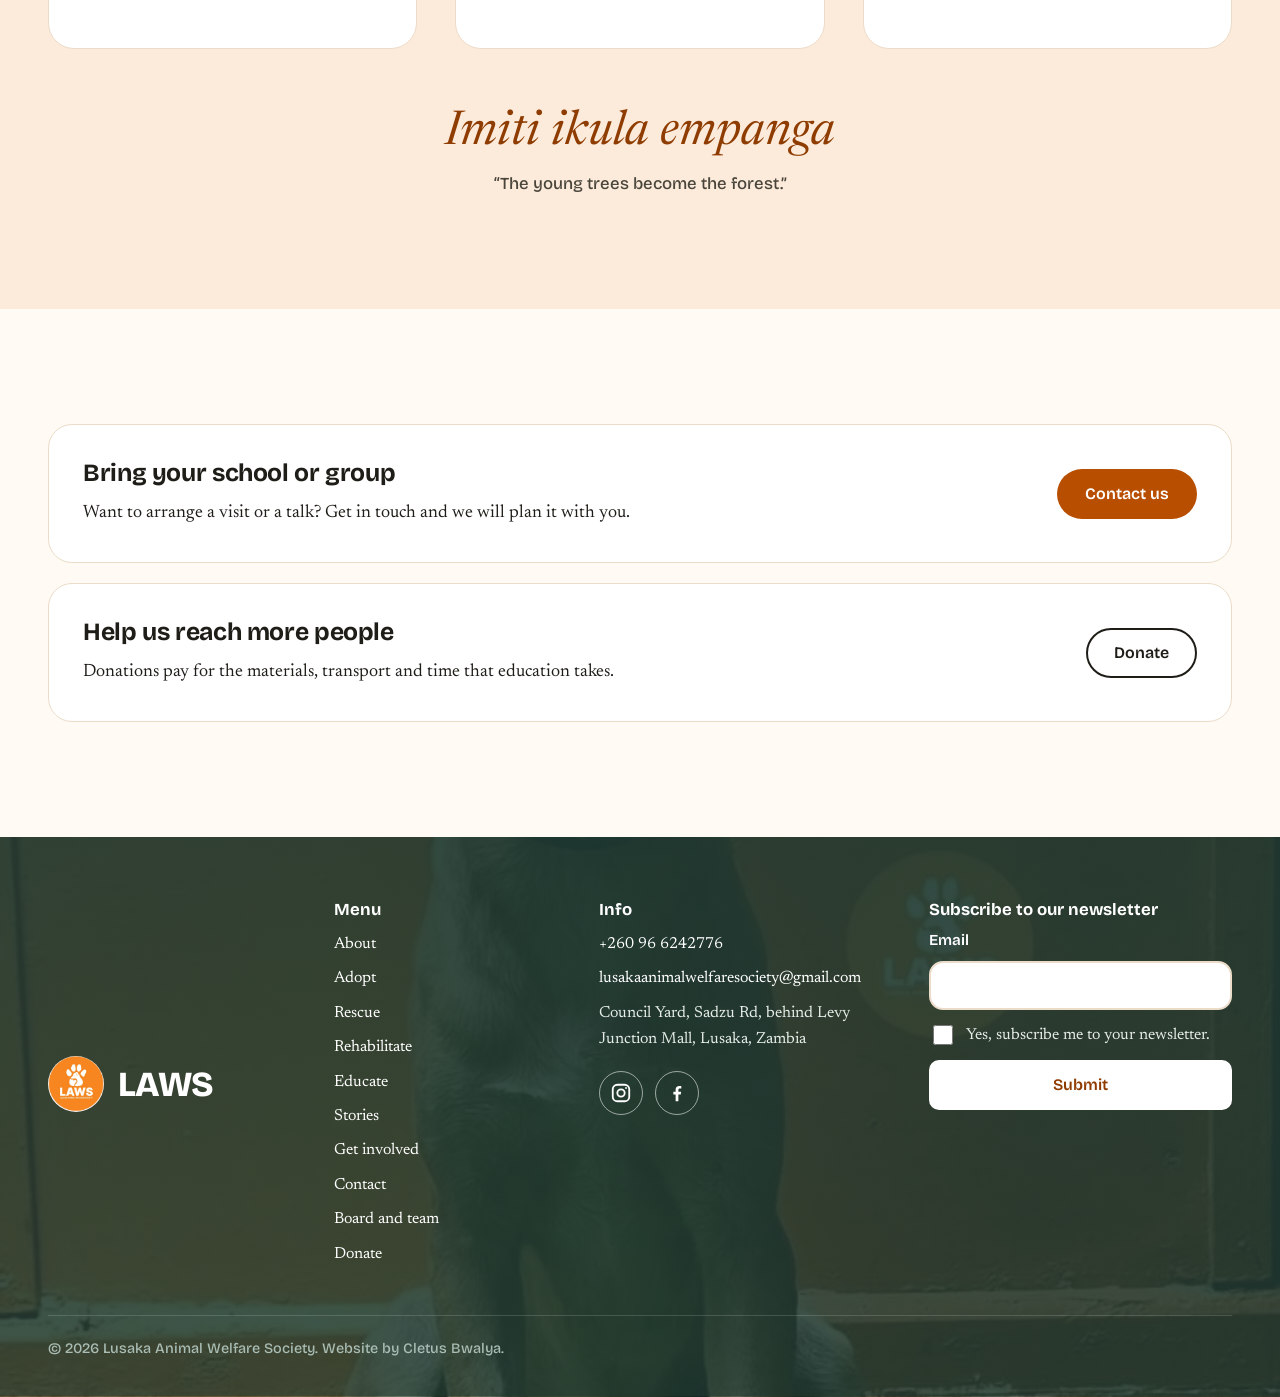
<file: educate.html>
<!doctype html>
<html lang="en">
<head>
<meta charset="utf-8">
<meta name="viewport" content="width=device-width, initial-scale=1">
<title>Community education | Lusaka Animal Welfare Society</title>
<meta name="description" content="How the Lusaka Animal Welfare Society teaches the community about caring for animals.">
<meta property="og:title" content="Community education | Lusaka Animal Welfare Society">
<meta property="og:description" content="How the Lusaka Animal Welfare Society teaches the community about caring for animals.">
<meta property="og:type" content="website">
<meta name="theme-color" content="#F5840C">
<link rel="icon" href="assets/favicon.svg" type="image/svg+xml">
<link rel="preconnect" href="https://fonts.googleapis.com">
<link rel="preconnect" href="https://fonts.gstatic.com" crossorigin>
<link href="https://fonts.googleapis.com/css2?family=Bricolage+Grotesque:opsz,wght@12..96,500;12..96,600;12..96,700;12..96,800&family=Newsreader:ital,opsz,wght@0,6..72,400;0,6..72,500;1,6..72,400&display=swap" rel="stylesheet">
<link rel="stylesheet" href="css/styles.css">
</head>
<body data-page="educate">
<div id="site-header"></div>
<main id="main">
<div class="wrap page-head"><h1>Teaching a kinder community</h1>
<p class="lede">Rescuing animals is only part of the work. LAWS also welcomes children and communities to the shelter to learn how to care for animals.</p></div>

<section class="section"><div class="wrap about-grid">
  <div>
    <h2>A school visit at the shelter</h2>
    <p class="lede">In August, learners from Trackside Learning Studio spent a morning at the LAWS shelter, meeting the animals and learning how the team cares for them.</p>
  </div>
  <div class="prose">
    <p>Children are always welcome at the shelter. They come to learn about animals and how to treat them, and the team says it learns just as much from them: their curiosity, their questions and the way they see the world.</p>
    <p>The learners also raised a K500 donation towards the shelter's work, which helps LAWS keep caring for animals in need.</p>
    <p class="muted-note">From the LAWS Facebook page, 13 August 2026.</p>
  </div>
</div></section>

<section class="section tint"><div class="wrap">
  <h2>What a visit looks like</h2>
  <ol class="journey plain" style="margin-top:32px">
    <li><div class="j-photo"><img src="assets/education/dog-fence.jpg" alt="Children listening to a LAWS volunteer next to the dog runs" loading="lazy"></div><h3>A talk from the team</h3><p>A volunteer talks with the children as they walk through the shelter.</p></li>
    <li><div class="j-photo"><img src="assets/education/white-puppy.jpg" alt="Children gently stroking a puppy held by a volunteer" loading="lazy"></div><h3>Meeting the animals</h3><p>Children meet a puppy up close, with a volunteer there to guide them.</p></li>
    <li><div class="j-photo"><img src="assets/education/cage-notices.jpg" alt="Children looking at the notices on an enclosure" loading="lazy"></div><h3>Seeing the work behind the scenes</h3><p>Learners look around the enclosures and see how the animals are looked after.</p></li>
  </ol>
  <figure class="proverb"><blockquote>Imiti ikula empanga</blockquote><figcaption>&ldquo;The young trees become the forest.&rdquo;</figcaption></figure>
</div></section>

<section class="section"><div class="wrap" style="display:grid;gap:20px">
  <div class="card" style="display:flex;flex-wrap:wrap;gap:20px;align-items:center;justify-content:space-between">
    <div><h3>Bring your school or group</h3><p>Want to arrange a visit or a talk? Get in touch and we will plan it with you.</p></div>
    <a class="btn btn-primary" href="contact.html">Contact us</a>
  </div>
  <div class="card" style="display:flex;flex-wrap:wrap;gap:20px;align-items:center;justify-content:space-between">
    <div><h3>Help us reach more people</h3><p>Donations pay for the materials, transport and time that education takes.</p></div>
    <a class="btn btn-ghost" href="donate.html">Donate</a>
  </div>
</div></section>
</main>

<div id="site-footer"></div>
<script src="js/data.js"></script>
<script src="js/main.js"></script>
</body>
</html>
</file>
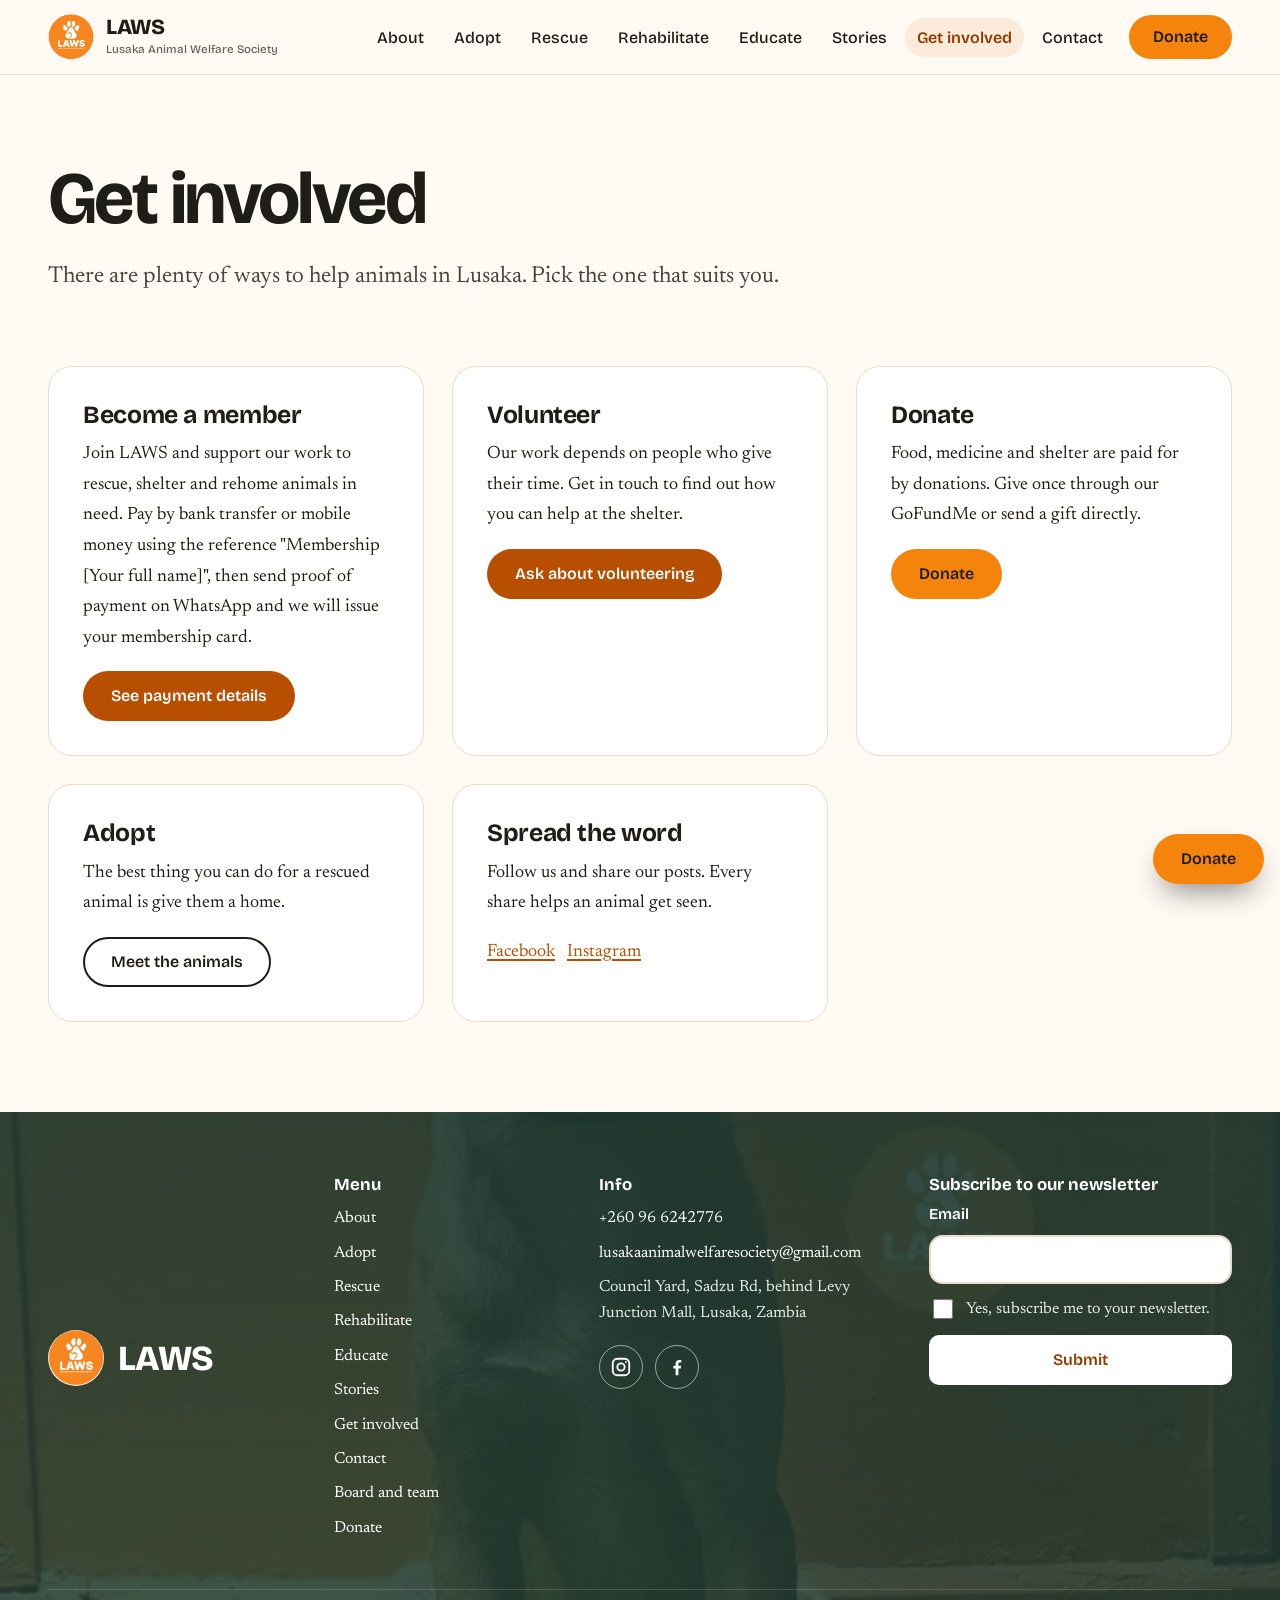
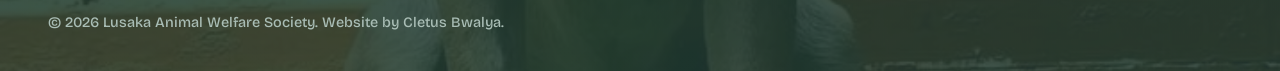
<file: get-involved.html>
<!doctype html>
<html lang="en">
<head>
<meta charset="utf-8">
<meta name="viewport" content="width=device-width, initial-scale=1">
<title>Get involved | Lusaka Animal Welfare Society</title>
<meta name="description" content="Become a member, volunteer or donate to help the Lusaka Animal Welfare Society rescue and rehome animals.">
<meta property="og:title" content="Get involved | Lusaka Animal Welfare Society">
<meta property="og:description" content="Become a member, volunteer or donate to help the Lusaka Animal Welfare Society rescue and rehome animals.">
<meta property="og:type" content="website">
<meta name="theme-color" content="#F5840C">
<link rel="icon" href="assets/favicon.svg" type="image/svg+xml">
<link rel="preconnect" href="https://fonts.googleapis.com">
<link rel="preconnect" href="https://fonts.gstatic.com" crossorigin>
<link href="https://fonts.googleapis.com/css2?family=Bricolage+Grotesque:opsz,wght@12..96,500;12..96,600;12..96,700;12..96,800&family=Newsreader:ital,opsz,wght@0,6..72,400;0,6..72,500;1,6..72,400&display=swap" rel="stylesheet">
<link rel="stylesheet" href="css/styles.css">
</head>
<body data-page="get-involved">
<div id="site-header"></div>
<main id="main">
<div class="wrap page-head"><h1>Get involved</h1>
<p class="lede">There are plenty of ways to help animals in Lusaka. Pick the one that suits you.</p></div>
<div class="wrap"><div class="cards">
  <article class="card"><h3>Become a member</h3>
    <p>Join LAWS and support our work to rescue, shelter and rehome animals in need. Pay by bank transfer or mobile money using the reference "Membership [Your full name]", then send proof of payment on WhatsApp and we will issue your membership card.</p>
    <p><a class="btn btn-primary" href="donate.html#pay">See payment details</a></p></article>
  <article class="card" id="volunteer"><h3>Volunteer</h3>
    <p>Our work depends on people who give their time. Get in touch to find out how you can help at the shelter.</p>
    <p><a class="btn btn-primary" href="contact.html">Ask about volunteering</a></p></article>
  <article class="card"><h3>Donate</h3>
    <p>Food, medicine and shelter are paid for by donations. Give once through our GoFundMe or send a gift directly.</p>
    <p><a class="btn btn-sun" href="donate.html">Donate</a></p></article>
  <article class="card"><h3>Adopt</h3>
    <p>The best thing you can do for a rescued animal is give them a home.</p>
    <p><a class="btn btn-ghost" href="adopt.html">Meet the animals</a></p></article>
  <article class="card"><h3>Spread the word</h3>
    <p>Follow us and share our posts. Every share helps an animal get seen.</p>
    <p><a href="https://www.facebook.com/LAWSzambia/" rel="noopener">Facebook</a> &nbsp; <a href="https://www.instagram.com/laws_zambia/" rel="noopener">Instagram</a></p></article>
</div></div>
<div style="height:clamp(48px,7vw,96px)"></div>
</main>

<div id="site-footer"></div>
<script src="js/data.js"></script>
<script src="js/main.js"></script>
</body>
</html>
</file>
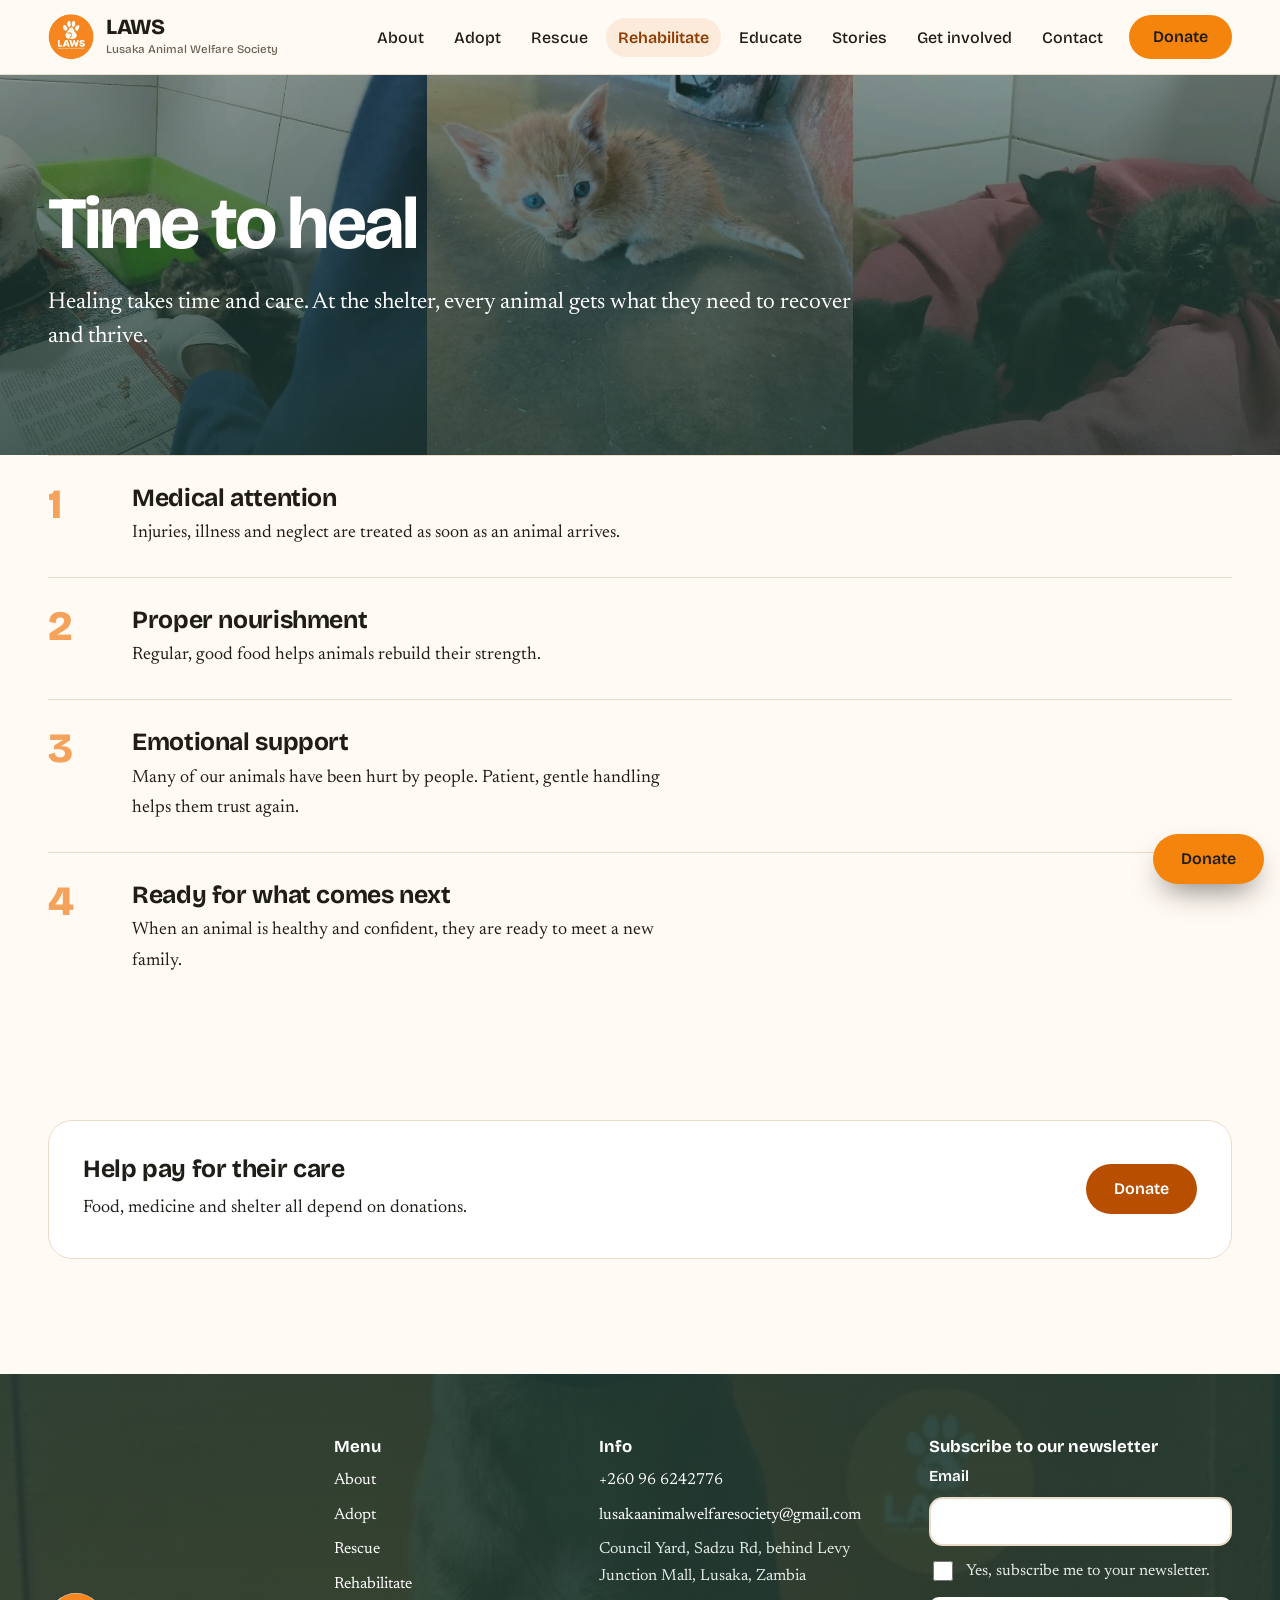
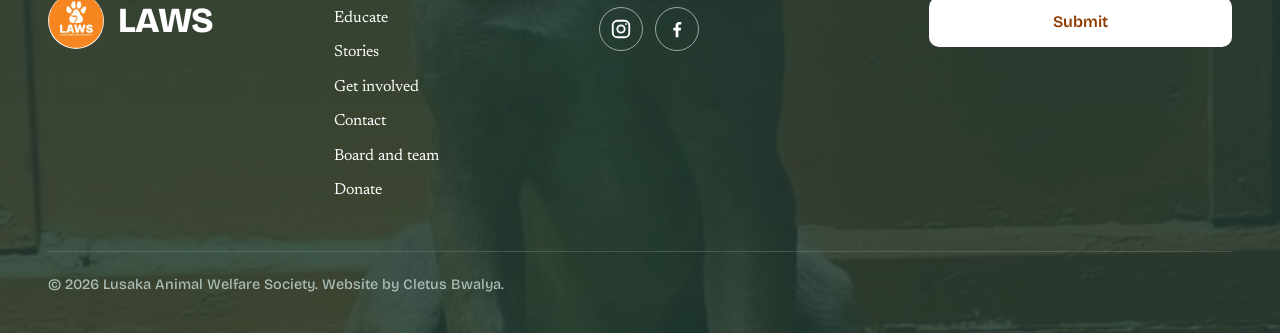
<file: rehabilitate.html>
<!doctype html>
<html lang="en">
<head>
<meta charset="utf-8">
<meta name="viewport" content="width=device-width, initial-scale=1">
<title>Rehabilitation and care | Lusaka Animal Welfare Society</title>
<meta name="description" content="How the Lusaka Animal Welfare Society helps rescued animals heal: medical care, good food and emotional support.">
<meta property="og:title" content="Rehabilitation and care | Lusaka Animal Welfare Society">
<meta property="og:description" content="How the Lusaka Animal Welfare Society helps rescued animals heal: medical care, good food and emotional support.">
<meta property="og:type" content="website">
<meta name="theme-color" content="#F5840C">
<link rel="icon" href="assets/favicon.svg" type="image/svg+xml">
<link rel="preconnect" href="https://fonts.googleapis.com">
<link rel="preconnect" href="https://fonts.gstatic.com" crossorigin>
<link href="https://fonts.googleapis.com/css2?family=Bricolage+Grotesque:opsz,wght@12..96,500;12..96,600;12..96,700;12..96,800&family=Newsreader:ital,opsz,wght@0,6..72,400;0,6..72,500;1,6..72,400&display=swap" rel="stylesheet">
<link rel="stylesheet" href="css/styles.css">
</head>
<body data-page="rehabilitate">
<div id="site-header"></div>
<main id="main">
<div class="wrap page-head"><h1>Time to heal</h1>
<p class="lede">Healing takes time and care. At the shelter, every animal gets what they need to recover and thrive.</p></div>
<div class="wrap">
  <ol class="steps">
    <li><div><h3>Medical attention</h3><p>Injuries, illness and neglect are treated as soon as an animal arrives.</p></div></li>
    <li><div><h3>Proper nourishment</h3><p>Regular, good food helps animals rebuild their strength.</p></div></li>
    <li><div><h3>Emotional support</h3><p>Many of our animals have been hurt by people. Patient, gentle handling helps them trust again.</p></div></li>
    <li><div><h3>Ready for what comes next</h3><p>When an animal is healthy and confident, they are ready to meet a new family.</p></div></li>
  </ol>
</div>
<section class="section tint" style="margin-top:56px"><div class="wrap"><h2>Care in numbers</h2><div data-render="stats"></div></div></section>
<section class="section"><div class="wrap">
  <div class="card" style="display:flex;flex-wrap:wrap;gap:20px;align-items:center;justify-content:space-between">
    <div><h3>Help pay for their care</h3><p>Food, medicine and shelter all depend on donations.</p></div>
    <a class="btn btn-primary" href="donate.html">Donate</a>
  </div>
</div></section>
</main>

<div id="site-footer"></div>
<script src="js/data.js"></script>
<script src="js/main.js"></script>
</body>
</html>
</file>
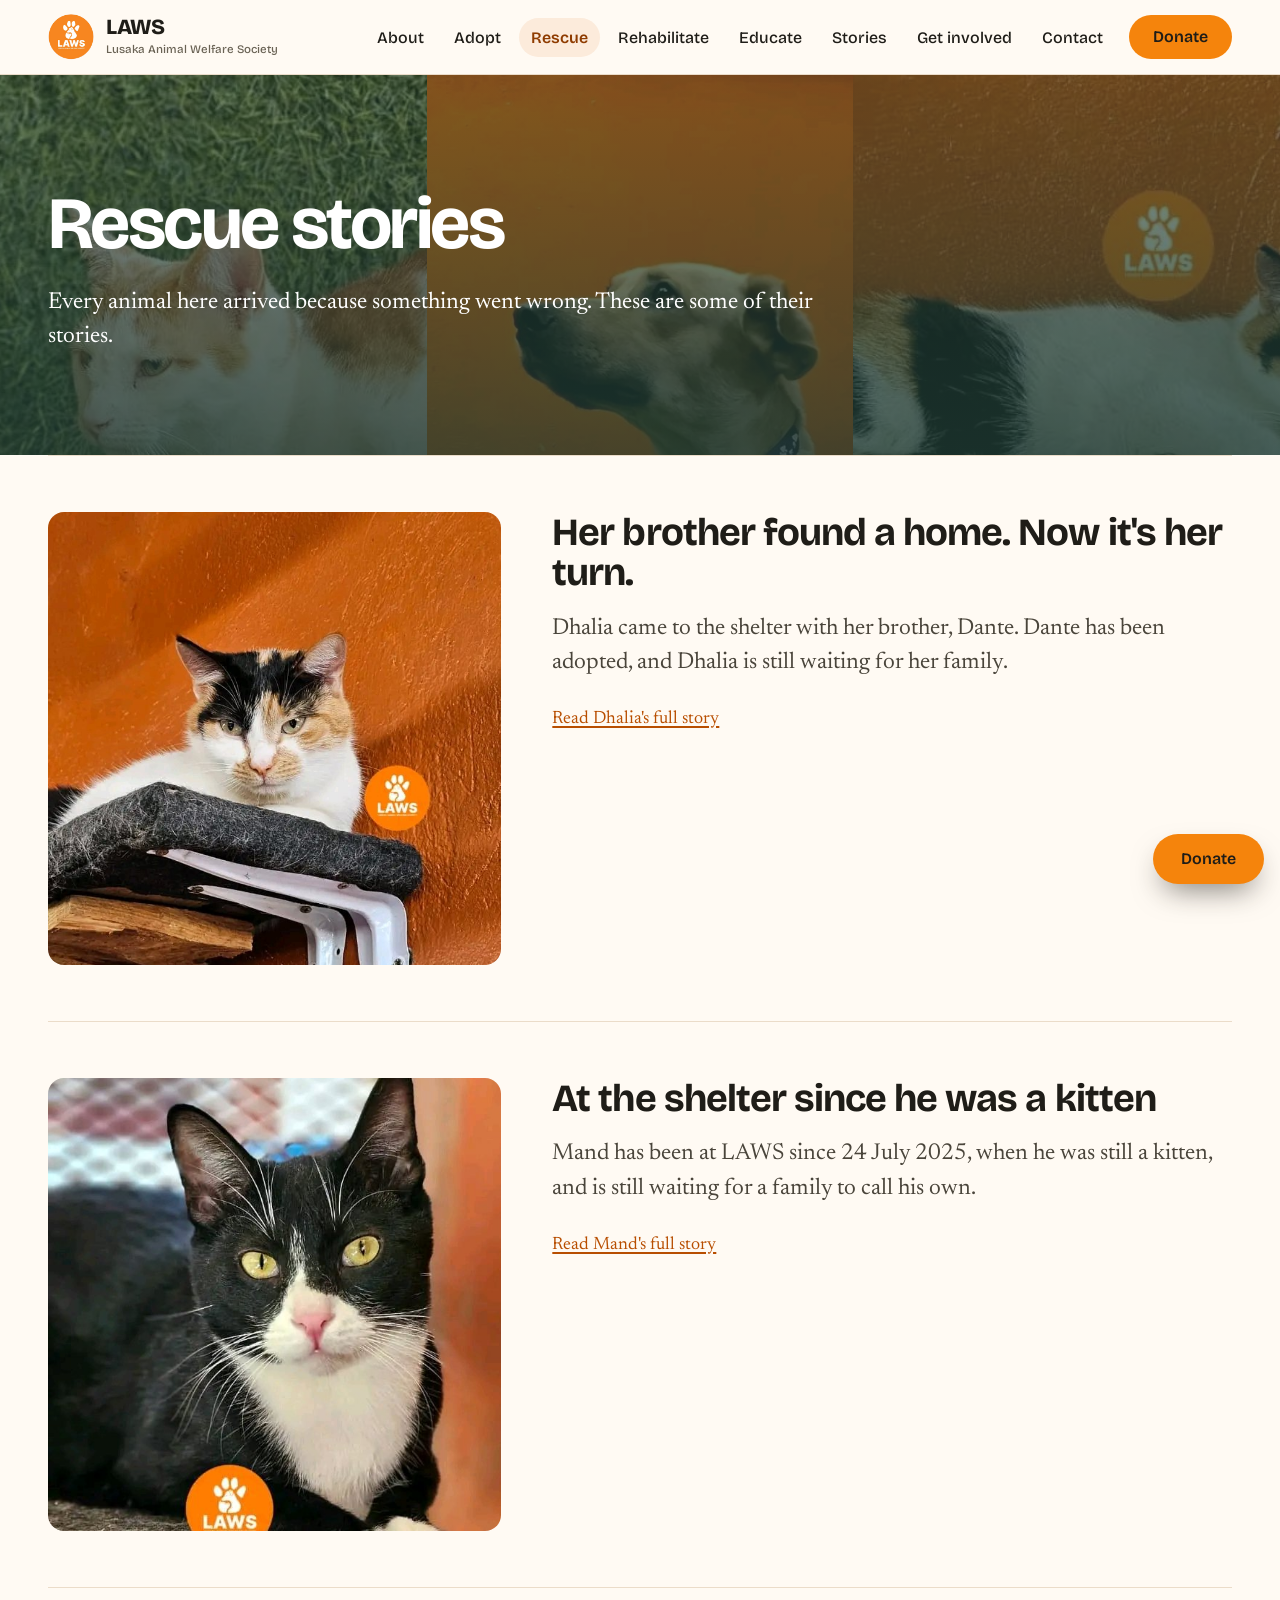
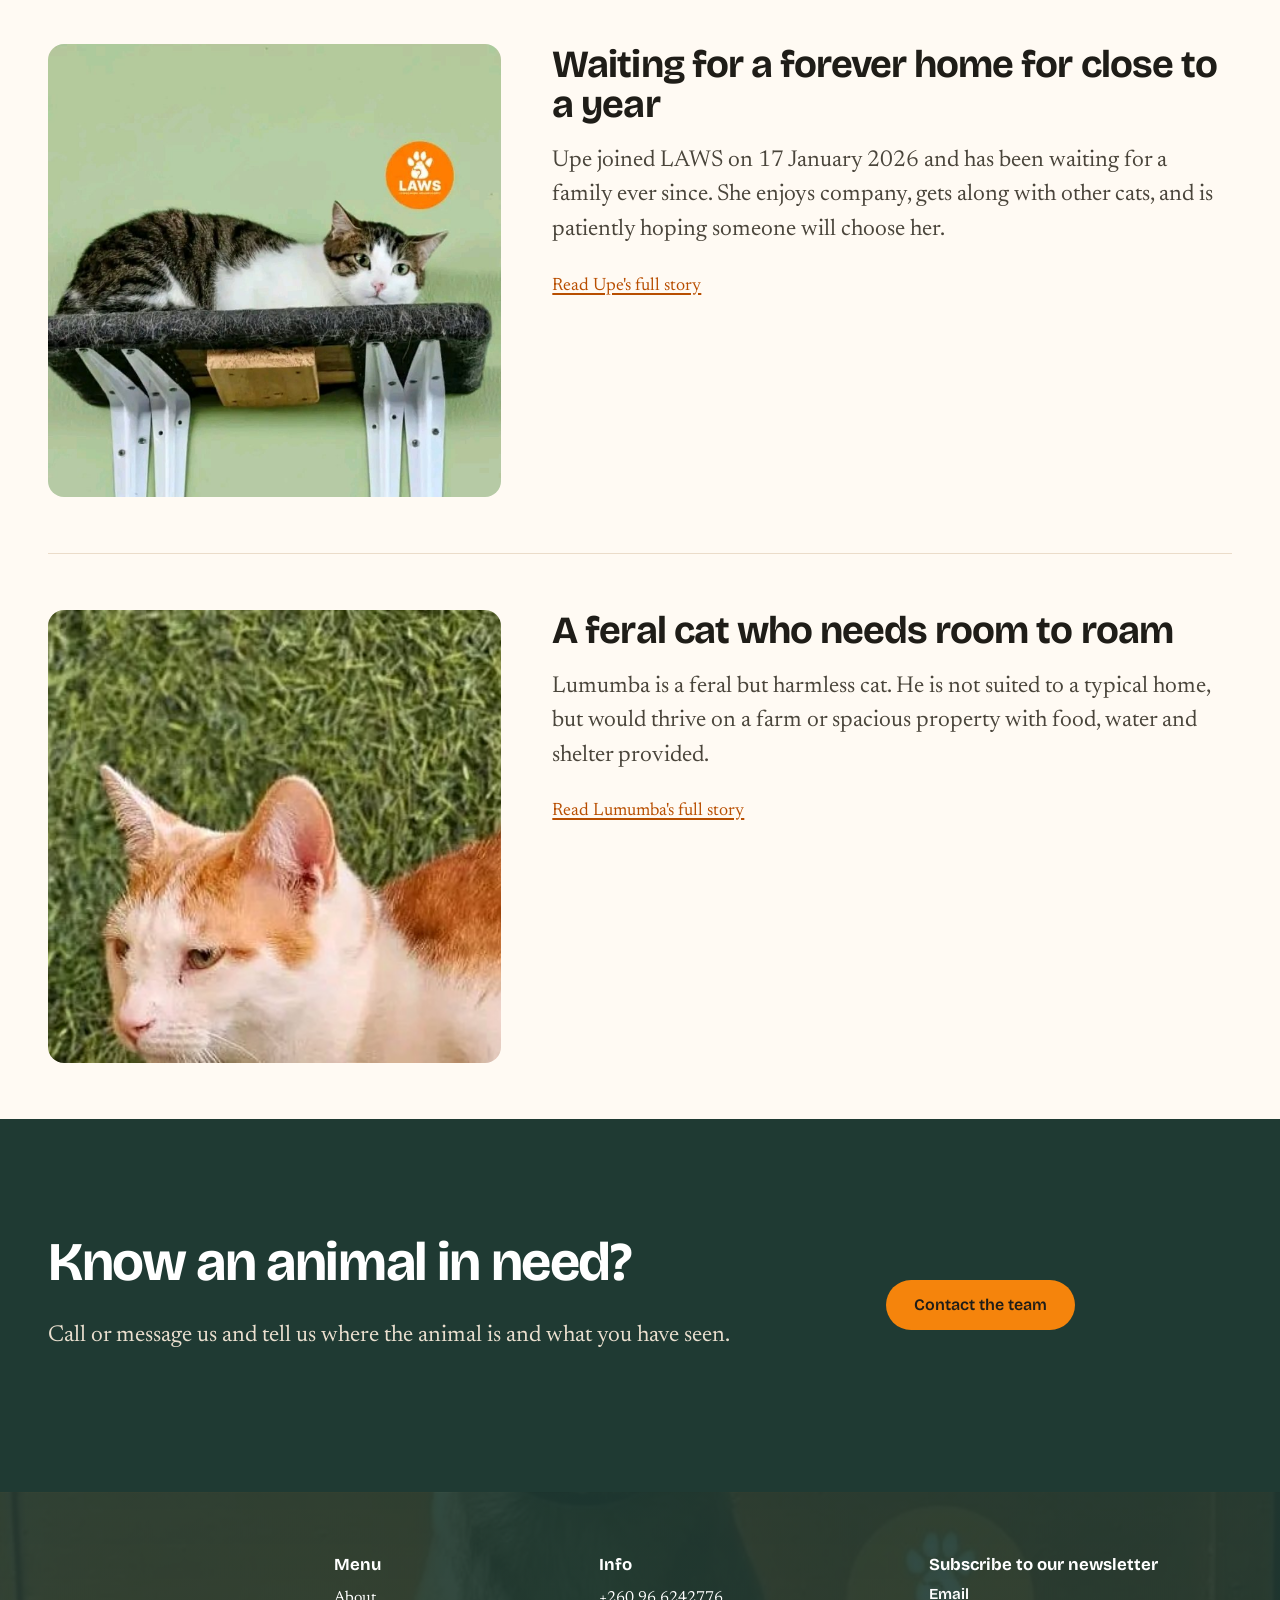
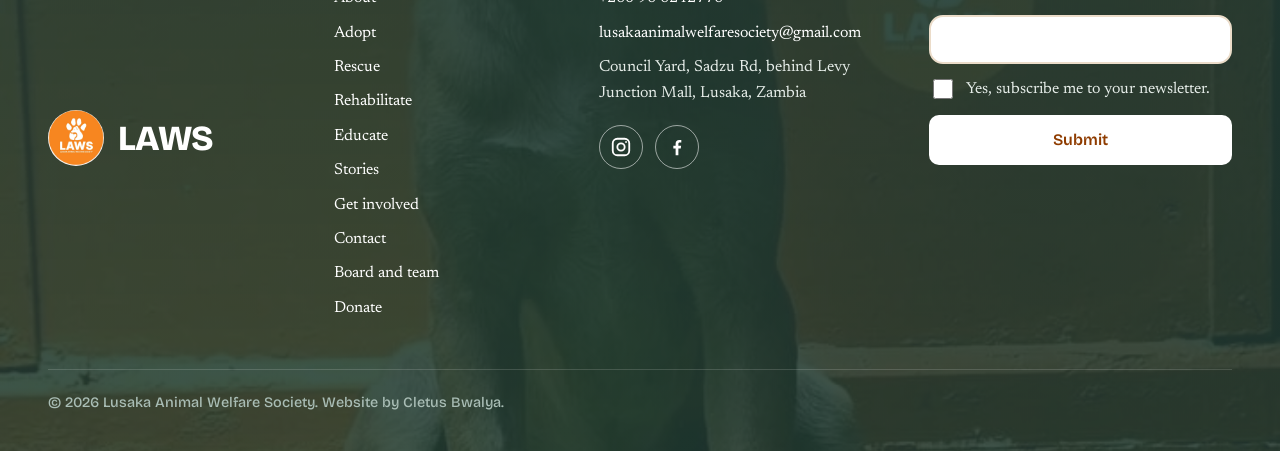
<file: rescue.html>
<!doctype html>
<html lang="en">
<head>
<meta charset="utf-8">
<meta name="viewport" content="width=device-width, initial-scale=1">
<title>Rescue stories | Lusaka Animal Welfare Society</title>
<meta name="description" content="How animals come to the Lusaka Animal Welfare Society: real rescue stories from the shelter.">
<meta property="og:title" content="Rescue stories | Lusaka Animal Welfare Society">
<meta property="og:description" content="How animals come to the Lusaka Animal Welfare Society: real rescue stories from the shelter.">
<meta property="og:type" content="website">
<meta name="theme-color" content="#F5840C">
<link rel="icon" href="assets/favicon.svg" type="image/svg+xml">
<link rel="preconnect" href="https://fonts.googleapis.com">
<link rel="preconnect" href="https://fonts.gstatic.com" crossorigin>
<link href="https://fonts.googleapis.com/css2?family=Bricolage+Grotesque:opsz,wght@12..96,500;12..96,600;12..96,700;12..96,800&family=Newsreader:ital,opsz,wght@0,6..72,400;0,6..72,500;1,6..72,400&display=swap" rel="stylesheet">
<link rel="stylesheet" href="css/styles.css">
</head>
<body data-page="rescue">
<div id="site-header"></div>
<main id="main">
<div class="wrap page-head"><h1>Rescue stories</h1>
<p class="lede">Every animal here arrived because something went wrong. These are some of their stories.</p></div>
<div class="wrap" data-render="rescues"></div>
<section class="section band"><div class="wrap band-grid">
  <div><h2>Know an animal in need?</h2><p class="lede">Call or message us and tell us where the animal is and what you have seen.</p></div>
  <div class="btn-row" style="margin:0"><a class="btn btn-sun" href="contact.html">Contact the team</a></div>
</div></section>
</main>

<div id="site-footer"></div>
<script src="js/data.js"></script>
<script src="js/main.js"></script>
</body>
</html>
</file>
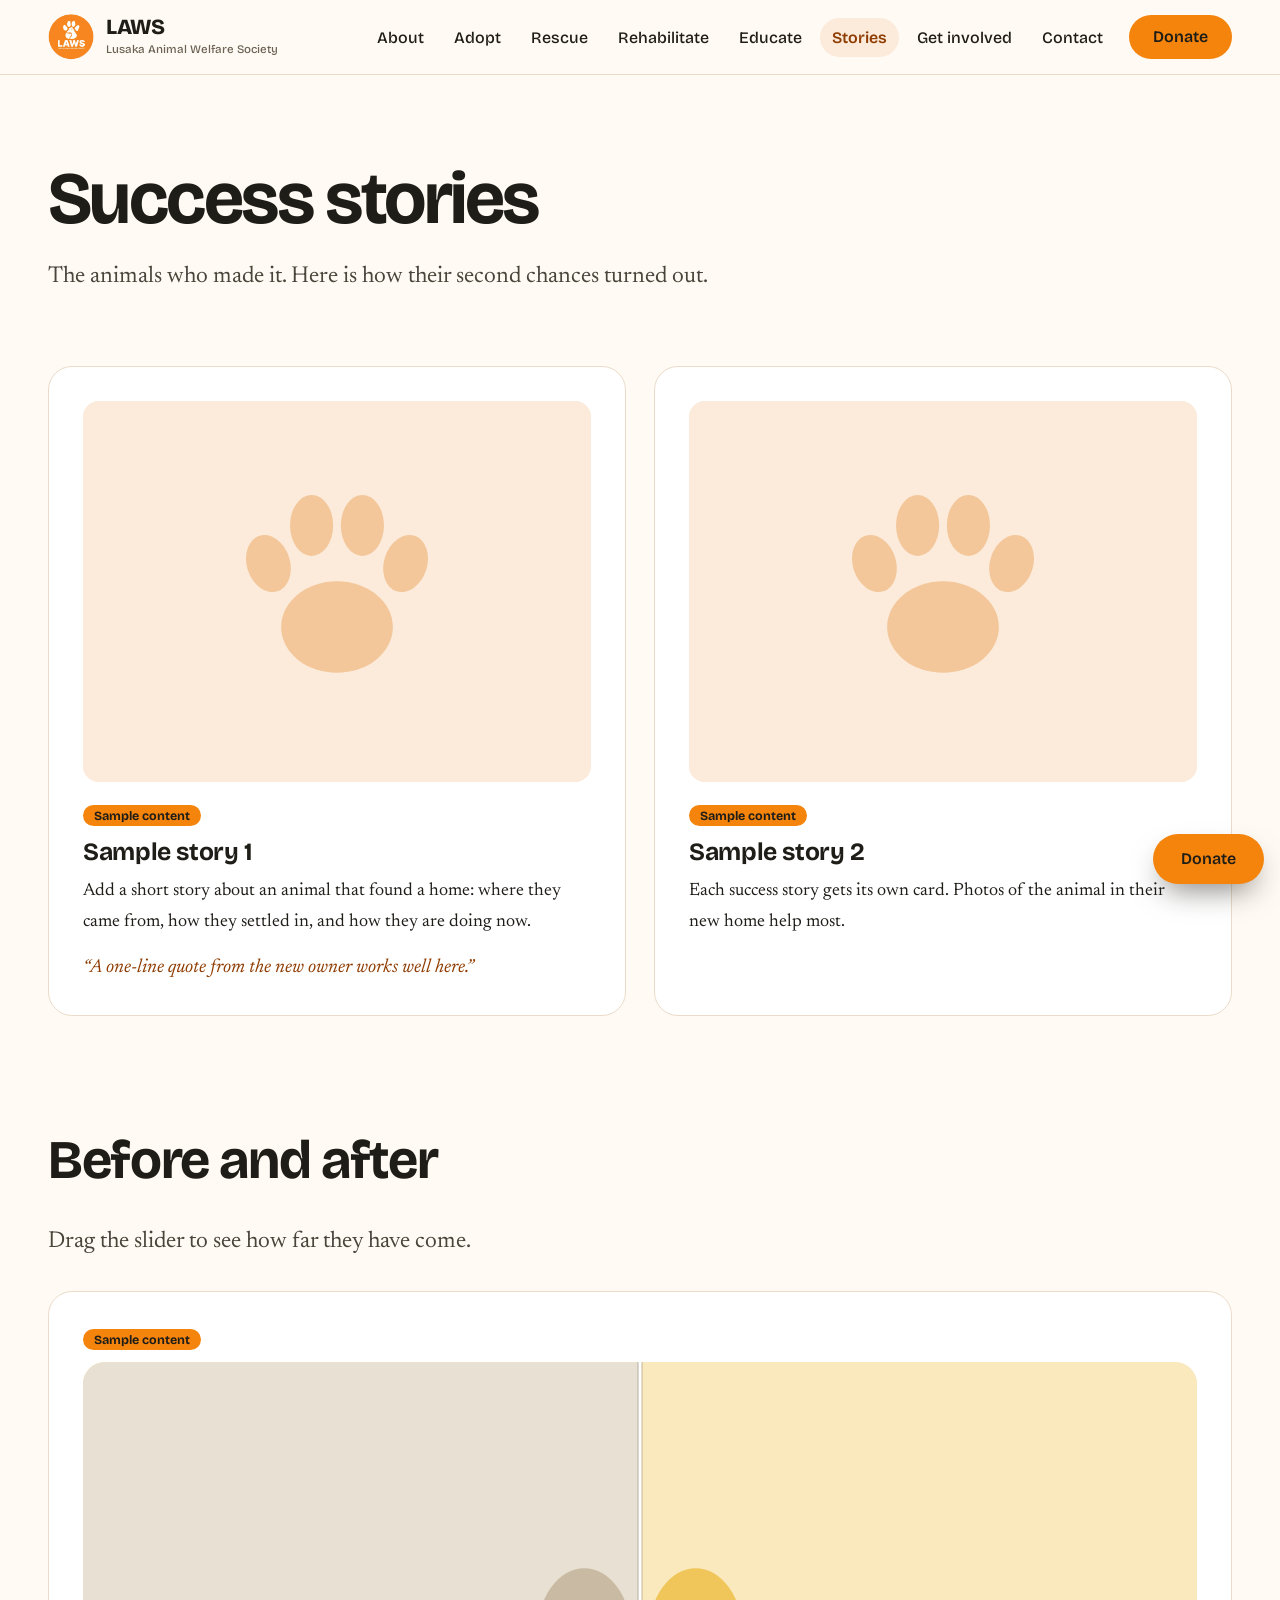
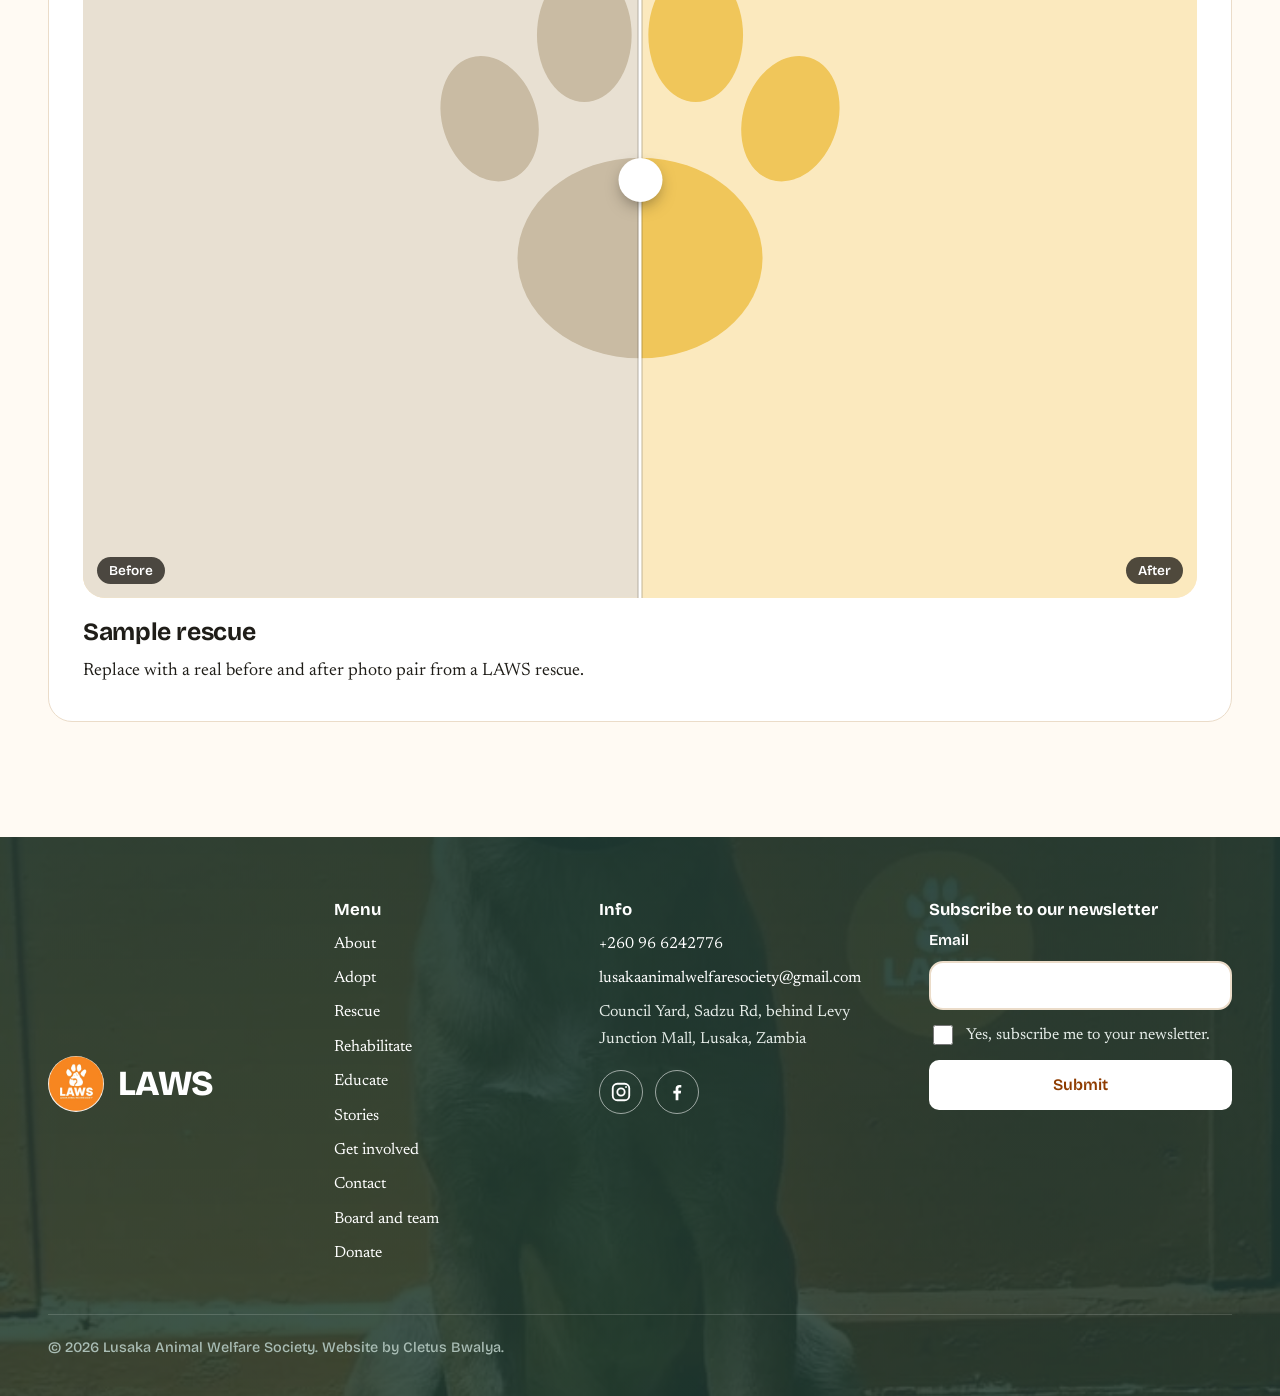
<file: stories.html>
<!doctype html>
<html lang="en">
<head>
<meta charset="utf-8">
<meta name="viewport" content="width=device-width, initial-scale=1">
<title>Success stories | Lusaka Animal Welfare Society</title>
<meta name="description" content="Animals rescued by the Lusaka Animal Welfare Society who found loving homes.">
<meta property="og:title" content="Success stories | Lusaka Animal Welfare Society">
<meta property="og:description" content="Animals rescued by the Lusaka Animal Welfare Society who found loving homes.">
<meta property="og:type" content="website">
<meta name="theme-color" content="#F5840C">
<link rel="icon" href="assets/favicon.svg" type="image/svg+xml">
<link rel="preconnect" href="https://fonts.googleapis.com">
<link rel="preconnect" href="https://fonts.gstatic.com" crossorigin>
<link href="https://fonts.googleapis.com/css2?family=Bricolage+Grotesque:opsz,wght@12..96,500;12..96,600;12..96,700;12..96,800&family=Newsreader:ital,opsz,wght@0,6..72,400;0,6..72,500;1,6..72,400&display=swap" rel="stylesheet">
<link rel="stylesheet" href="css/styles.css">
</head>
<body data-page="stories">
<div id="site-header"></div>
<main id="main">
<div class="wrap page-head"><h1>Success stories</h1>
<p class="lede">The animals who made it. Here is how their second chances turned out.</p></div>
<div class="wrap" data-render="stories"></div>
<section class="section"><div class="wrap">
  <div class="section-head"><h2>Before and after</h2></div>
  <p class="lede" style="margin-bottom:32px">Drag the slider to see how far they have come.</p>
  <div data-render="ba"></div>
</div></section>
</main>

<div id="site-footer"></div>
<script src="js/data.js"></script>
<script src="js/main.js"></script>
</body>
</html>
</file>
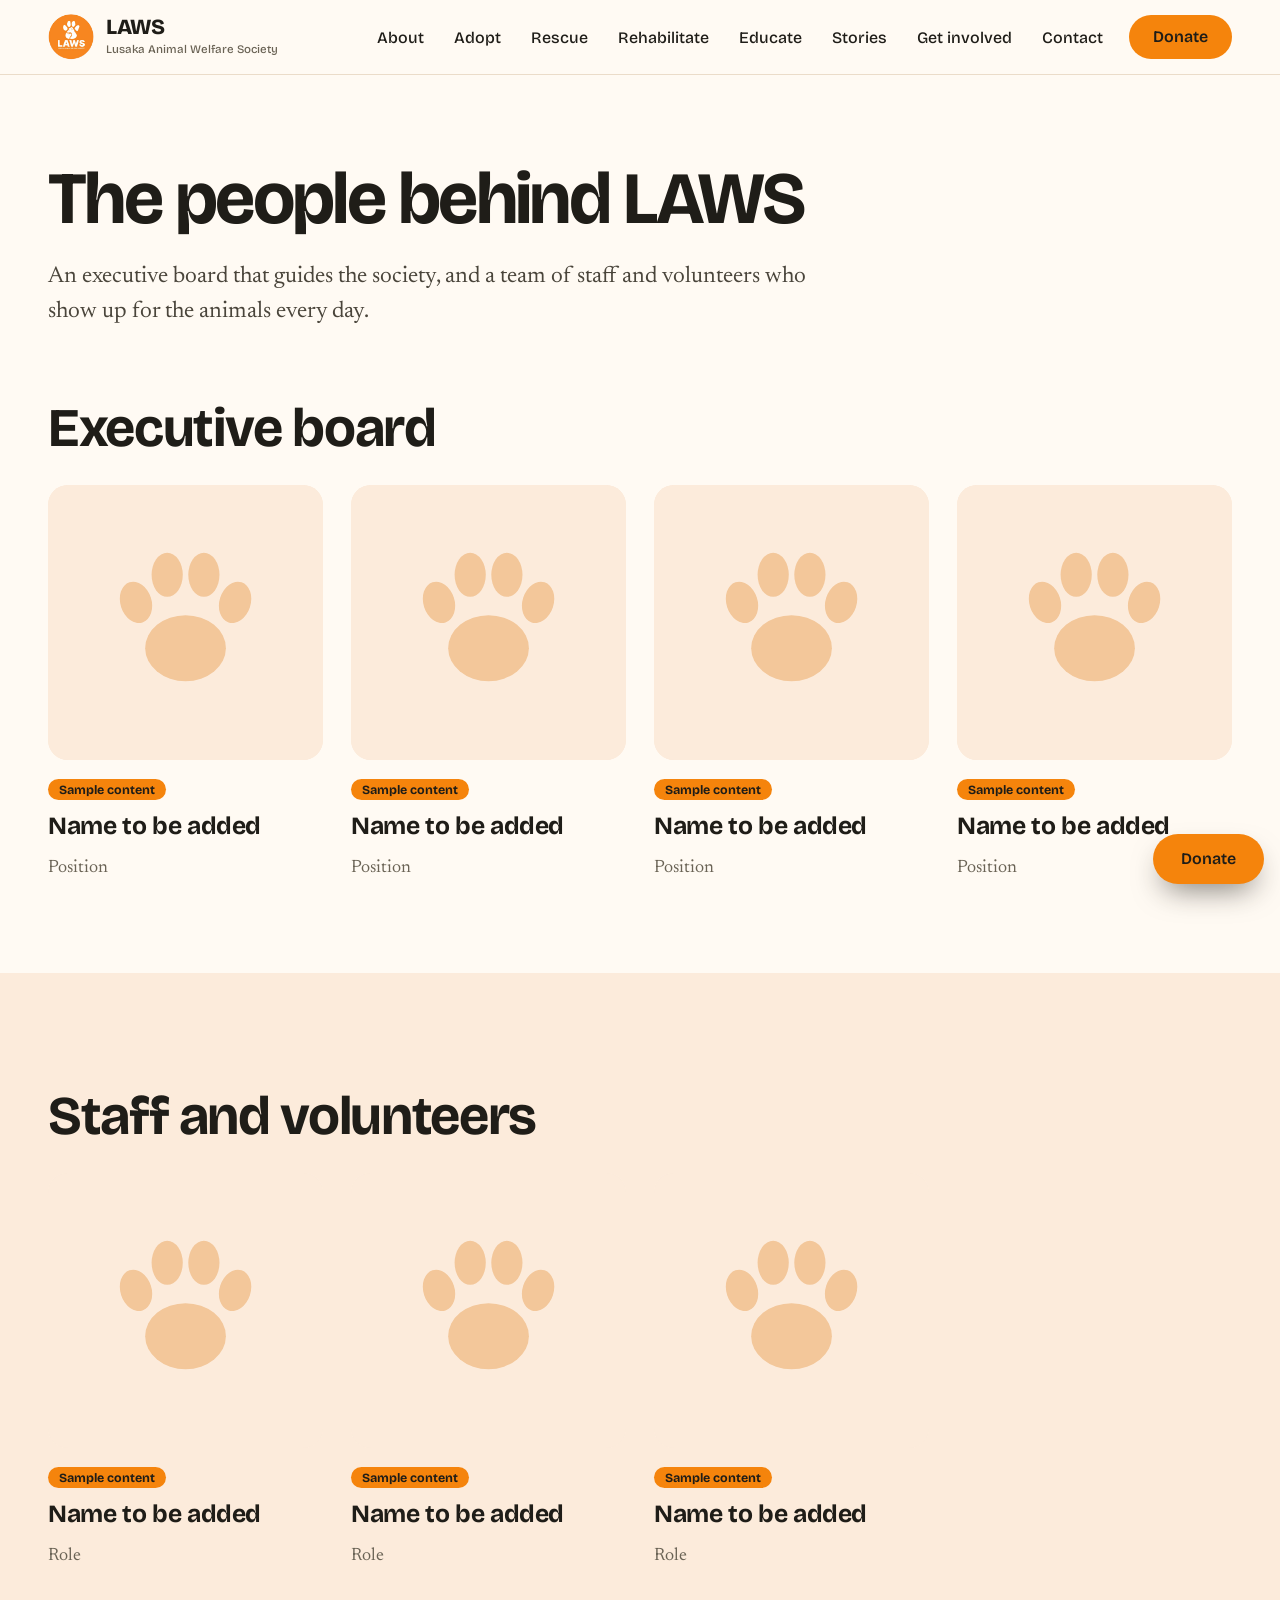
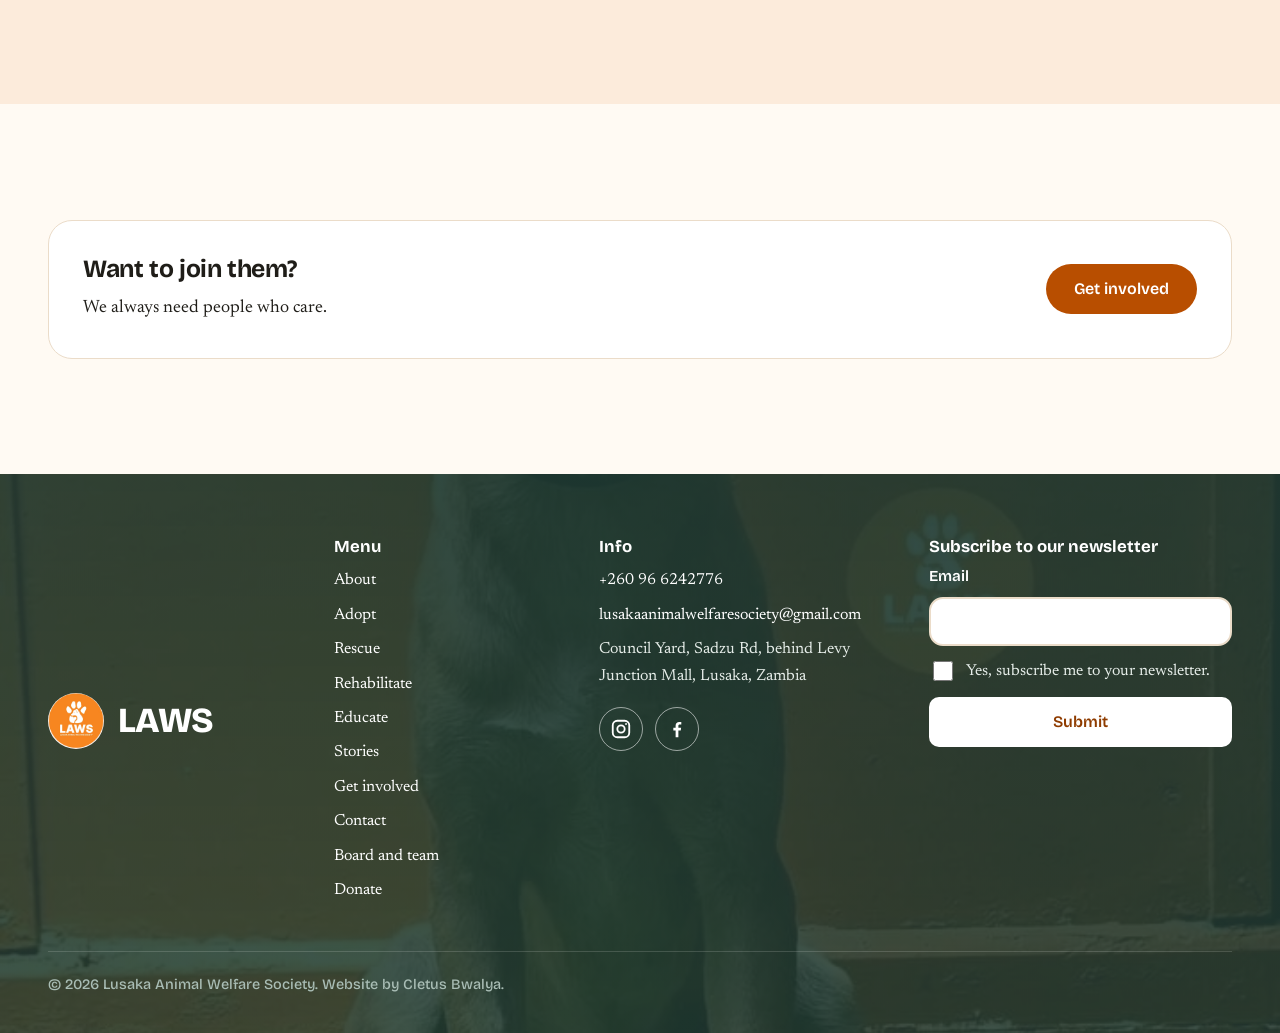
<file: team.html>
<!doctype html>
<html lang="en">
<head>
<meta charset="utf-8">
<meta name="viewport" content="width=device-width, initial-scale=1">
<title>Executive board and team | Lusaka Animal Welfare Society</title>
<meta name="description" content="Meet the executive board, staff and volunteers behind the Lusaka Animal Welfare Society.">
<meta property="og:title" content="Executive board and team | Lusaka Animal Welfare Society">
<meta property="og:description" content="Meet the executive board, staff and volunteers behind the Lusaka Animal Welfare Society.">
<meta property="og:type" content="website">
<meta name="theme-color" content="#F5840C">
<link rel="icon" href="assets/favicon.svg" type="image/svg+xml">
<link rel="preconnect" href="https://fonts.googleapis.com">
<link rel="preconnect" href="https://fonts.gstatic.com" crossorigin>
<link href="https://fonts.googleapis.com/css2?family=Bricolage+Grotesque:opsz,wght@12..96,500;12..96,600;12..96,700;12..96,800&family=Newsreader:ital,opsz,wght@0,6..72,400;0,6..72,500;1,6..72,400&display=swap" rel="stylesheet">
<link rel="stylesheet" href="css/styles.css">
</head>
<body data-page="team">
<div id="site-header"></div>
<main id="main">
<div class="wrap page-head"><h1>The people behind LAWS</h1>
<p class="lede">An executive board that guides the society, and a team of staff and volunteers who show up for the animals every day.</p></div>
<section class="wrap" style="padding-bottom:clamp(40px,6vw,72px)"><h2>Executive board</h2><div data-render="board"></div></section>
<section class="section tint"><div class="wrap"><h2>Staff and volunteers</h2><div data-render="team"></div></div></section>
<section class="section"><div class="wrap">
  <div class="card" style="display:flex;flex-wrap:wrap;gap:20px;align-items:center;justify-content:space-between">
    <div><h3>Want to join them?</h3><p>We always need people who care.</p></div>
    <a class="btn btn-primary" href="get-involved.html#volunteer">Get involved</a>
  </div>
</div></section>
</main>

<div id="site-footer"></div>
<script src="js/data.js"></script>
<script src="js/main.js"></script>
</body>
</html>
</file>
<file: css/styles.css>
/* LAWS website: palette taken from the LAWS logo (orange, warm cream, deep green), collar-tag motif */
:root{
  --ink:#1F1D18; --ink-2:#4A453B; --muted:#6A6355;
  --jac:#B84E00; --jac-d:#8F3C00; --jac-l:#F5A25A;
  --lilac:#FCEBDB; --paper:#FFFAF3; --line:#EBDCC9;
  --sun:#F5840C; --sun-d:#DB7208; --leaf:#1F3A33;
  --display:"Bricolage Grotesque",system-ui,-apple-system,"Segoe UI",sans-serif;
  --serif:"Newsreader",Georgia,"Times New Roman",serif;
  --wrap:1200px; --gut:clamp(20px,4vw,48px);
}
*,*::before,*::after{box-sizing:border-box}
html{scroll-behavior:smooth;-webkit-text-size-adjust:100%}
body{margin:0;background:var(--paper);color:var(--ink);font-family:var(--serif);font-size:1.125rem;line-height:1.65;-webkit-font-smoothing:antialiased}
img{max-width:100%;display:block}
a{color:var(--jac);text-underline-offset:.18em;text-decoration-thickness:1.5px}
a:hover{color:var(--jac-d)}
:focus-visible{outline:3px solid var(--sun);outline-offset:3px;border-radius:4px}
.skip{position:absolute;left:-999px;top:8px;background:var(--ink);color:#fff;padding:10px 16px;border-radius:8px;z-index:100}
.skip:focus{left:8px;color:#fff}
.wrap{width:min(100% - 2*var(--gut),var(--wrap));margin-inline:auto}
h1,h2,h3,h4{font-family:var(--display);font-weight:700;line-height:1.05;letter-spacing:-.025em;margin:0 0 .5em}
h1{font-size:clamp(2.6rem,7.5vw,6rem);letter-spacing:-.035em;line-height:.95}
h2{font-size:clamp(2rem,4.4vw,3.4rem)}
h3{font-size:clamp(1.25rem,2vw,1.55rem);letter-spacing:-.015em;line-height:1.15}
p{margin:0 0 1em}
.lede{font-size:clamp(1.2rem,1.8vw,1.45rem);line-height:1.5;color:var(--ink-2);max-width:38em}
.measure{max-width:20ch}
.muted{color:var(--muted)}

/* Buttons */
.btn{display:inline-flex;align-items:center;justify-content:center;gap:.5em;font:600 1rem/1 var(--display);padding:15px 26px;border-radius:999px;border:2px solid transparent;text-decoration:none;cursor:pointer;transition:background .2s,color .2s,transform .2s,border-color .2s}
.btn:active{transform:translateY(1px)}
.btn-primary{background:var(--jac);color:#fff}
.btn-primary:hover{background:var(--jac-d);color:#fff}
.btn-sun{background:var(--sun);color:var(--ink)}
.btn-sun:hover{background:var(--sun-d);color:var(--ink)}
.btn-ghost{border-color:var(--ink);color:var(--ink);background:transparent}
.btn-ghost:hover{background:var(--ink);color:#fff}
.btn-light{background:#fff;color:var(--jac-d)}
.btn-light:hover{background:var(--lilac);color:var(--jac-d)}
.btn-row{display:flex;flex-wrap:wrap;gap:12px;margin-top:28px}

/* Header */
.site-header{border-bottom:1px solid var(--line);background:var(--paper);position:relative;z-index:20}
.bar{display:flex;align-items:center;justify-content:space-between;gap:16px;padding-block:14px}
.brand{display:flex;align-items:center;gap:12px;text-decoration:none;color:var(--ink)}
.brand:hover{color:var(--ink)}
.brand-mark svg{width:42px;height:42px}
.brand-name{font:800 1.35rem/1 var(--display);letter-spacing:-.02em;display:flex;flex-direction:column}
.brand-name small{font:500 .72rem/1.3 var(--display);letter-spacing:0;color:var(--muted);margin-top:3px}
.nav{display:flex;align-items:center;gap:6px}
.nav a:not(.btn){font:500 1rem var(--display);color:var(--ink);text-decoration:none;padding:10px 12px;border-radius:999px}
.nav a:not(.btn):hover{background:var(--lilac)}
.nav a[aria-current="page"]:not(.btn){background:var(--lilac);color:var(--jac-d);font-weight:600}
.nav .btn{margin-left:8px;padding:12px 22px}
.nav-toggle{display:none;font:600 1rem var(--display);background:var(--lilac);color:var(--ink);border:0;border-radius:999px;padding:11px 20px;cursor:pointer}
@media(max-width:1120px){
  .nav-toggle{display:inline-block}
  .nav{display:none;position:absolute;left:0;right:0;top:100%;background:var(--paper);border-bottom:1px solid var(--line);flex-direction:column;align-items:stretch;padding:12px var(--gut) 24px;gap:2px}
  .nav.open{display:flex}
  .nav a:not(.btn){padding:14px 12px;font-size:1.1rem}
  .nav .btn{margin:10px 0 0}
}

/* Sections */
.section{padding-block:clamp(64px,9vw,120px)}
.tint{background:var(--lilac)}
.section-head{display:flex;flex-wrap:wrap;align-items:baseline;justify-content:space-between;gap:12px 32px;margin-bottom:36px}
.section-head h2{margin:0}
.section-head a{font:600 1rem var(--display)}
.page-head{padding-block:clamp(48px,7vw,96px) clamp(24px,4vw,48px)}
.page-head h1{font-size:clamp(2.4rem,6vw,4.6rem);margin-bottom:.35em}

/* Hero */
.hero{padding:clamp(40px,6vw,80px) 0 clamp(64px,8vw,110px);overflow:hidden}
.hero-grid{display:grid;gap:56px;grid-template-columns:1fr;align-items:center}
@media(min-width:960px){.hero-grid{grid-template-columns:1.3fr .7fr}}
.h-line{display:block;overflow:hidden;padding-bottom:.09em}
.h-line>span{display:inline-block;transform:translateY(105%);animation:rise .85s cubic-bezier(.2,.8,.2,1) forwards;animation-delay:calc(var(--i) * .13s)}
@keyframes rise{to{transform:none}}
.hero-tag{max-width:370px;width:100%;margin-inline:auto 0}
@media(max-width:959px){.hero-tag{margin-inline:auto}}
.tag-wrap{position:relative;padding-top:64px;transform-origin:50% 0;animation:swing 2.6s cubic-bezier(.3,.6,.4,1) .45s both}
.tag-wrap::before{content:"";position:absolute;top:0;left:50%;width:2px;height:70px;background:var(--ink-2);transform:translateX(-50%)}
@keyframes swing{0%{transform:rotate(-11deg)}28%{transform:rotate(6deg)}52%{transform:rotate(-3.5deg)}74%{transform:rotate(1.5deg)}100%{transform:rotate(-1.5deg)}}

/* Collar tags (animal cards) */
.tag{position:relative;display:block;background:#fff;border:1px solid var(--line);border-radius:26px;padding:34px 14px 20px;text-decoration:none;color:var(--ink);box-shadow:0 20px 40px -26px rgba(31,29,24,.45);transition:transform .35s cubic-bezier(.2,.8,.2,1),box-shadow .35s}
.tag::before{content:"";position:absolute;top:12px;left:50%;width:16px;height:16px;margin-left:-8px;border-radius:50%;background:var(--paper);border:1px solid var(--line);box-shadow:inset 0 1px 2px rgba(31,29,24,.18)}
.tag:hover{color:var(--ink);transform:rotate(0) translateY(-6px);box-shadow:0 30px 50px -24px rgba(31,29,24,.5)}
.tag-photo{aspect-ratio:4/5;border-radius:14px;overflow:hidden;background:var(--lilac)}
.tag-photo img{width:100%;height:100%;object-fit:cover;transition:transform .6s}
.tag:hover .tag-photo img{transform:scale(1.04)}
.tag-body{padding:16px 6px 0}
.tag-body h3{margin:0 0 4px;font-size:1.7rem}
.tag-meta{margin:0;font:500 .95rem/1.4 var(--display);color:var(--muted)}
.tag-line{margin:12px 0 0;font-size:1rem;line-height:1.5;color:var(--ink-2)}
.tag-grid{display:grid;gap:28px;grid-template-columns:repeat(auto-fill,minmax(240px,1fr));padding-top:8px}
.tag-grid .tag:nth-child(odd){transform:rotate(-1.1deg)}
.tag-grid .tag:nth-child(even){transform:rotate(1deg)}
.tag-grid .tag:hover{transform:rotate(0) translateY(-6px)}
.hero .tag{transform:none}

/* Journey */
.journey{list-style:none;margin:48px 0 0;padding:0;display:grid;gap:40px;grid-template-columns:repeat(auto-fit,minmax(260px,1fr))}
.journey li{border-top:3px solid var(--ink);padding-top:22px}
.j-num{display:block;font:800 4.6rem/1 var(--display);letter-spacing:-.05em;color:var(--jac-l);margin-bottom:10px}
.journey h3{font-size:1.9rem}
.journey a{font:600 1rem var(--display)}

/* Spotlight */
.spotlight{display:grid;gap:clamp(28px,5vw,72px);align-items:center}
@media(min-width:860px){.spotlight{grid-template-columns:.9fr 1.1fr}}
.spotlight-photo{border-radius:28px;overflow:hidden;aspect-ratio:1/1;background:var(--lilac)}
.spotlight-photo img{width:100%;height:100%;object-fit:cover}
.spotlight h2{margin-bottom:.4em}
.quote{font:italic 400 clamp(1.4rem,2.6vw,2rem)/1.35 var(--serif);color:var(--jac-d);margin:0 0 1em;max-width:28em}

/* Stats */
.stats{display:grid;gap:32px;grid-template-columns:repeat(auto-fit,minmax(200px,1fr));margin-top:32px}
.stat strong{display:block;font:800 clamp(2.6rem,5vw,4rem)/1 var(--display);letter-spacing:-.04em;color:var(--jac)}
.stat span{font:500 1rem var(--display);color:var(--ink-2)}

/* Band */
.band{background:var(--leaf);color:#fff}
.band h2,.band p{color:#fff}
.band .lede{color:#EADFCF}
.band-grid{display:grid;gap:32px;align-items:center}
@media(min-width:860px){.band-grid{grid-template-columns:1.4fr .6fr}}

/* Facebook */
.fb{display:grid;gap:36px}
@media(min-width:860px){.fb{grid-template-columns:1fr 1fr;align-items:start}}
.fb iframe{width:100%;height:640px;border:1px solid var(--line);border-radius:20px;background:#fff}

/* Adopt toolbar */
.toolbar{display:flex;flex-wrap:wrap;gap:16px 24px;align-items:center;margin-bottom:32px}
.search{flex:1 1 240px;max-width:360px}
.field{width:100%;font:500 1rem var(--display);color:var(--ink);background:#fff;border:2px solid var(--line);border-radius:14px;padding:13px 16px}
.field:focus{outline:none;border-color:var(--jac)}
textarea.field{font-family:var(--serif);font-size:1.1rem;min-height:150px;resize:vertical}
label.lbl{display:block;font:600 .95rem var(--display);margin-bottom:6px}
.chips{display:flex;flex-wrap:wrap;gap:8px}
.chip{font:600 .95rem var(--display);background:#fff;color:var(--ink);border:2px solid var(--line);border-radius:999px;padding:9px 18px;cursor:pointer}
.chip[aria-pressed="true"]{background:var(--ink);border-color:var(--ink);color:#fff}
.chip-static{background:var(--lilac);border-color:var(--lilac);cursor:default;display:inline-block;padding:6px 14px;font-size:.9rem}
.count{font:500 1rem var(--display);color:var(--muted);margin:0 0 20px}
.empty{padding:48px;border:2px dashed var(--line);border-radius:20px;text-align:center;color:var(--muted)}

/* Animal profile */
.crumb{font:500 .95rem var(--display);margin:0 0 20px}
.profile{display:grid;gap:clamp(28px,5vw,64px);padding-bottom:clamp(48px,7vw,96px)}
@media(min-width:960px){.profile{grid-template-columns:1.15fr .85fr;align-items:start}}
.gallery{position:relative}
.gallery-main{position:relative;aspect-ratio:4/3;border-radius:26px;overflow:hidden;background:var(--lilac)}
.gallery-main img{width:100%;height:100%;object-fit:cover}
.g-btn{position:absolute;top:50%;transform:translateY(-50%);width:48px;height:48px;border-radius:50%;border:0;background:rgba(255,255,255,.92);color:var(--ink);font:700 1.3rem var(--display);cursor:pointer;box-shadow:0 6px 18px -6px rgba(31,29,24,.5)}
.g-btn:hover{background:#fff}
.g-prev{left:14px}.g-next{right:14px}
.g-note{position:absolute;left:14px;bottom:14px;background:rgba(31,29,24,.78);color:#fff;font:500 .85rem var(--display);padding:6px 12px;border-radius:999px}
.thumbs{display:flex;gap:10px;margin-top:12px;flex-wrap:wrap}
.thumb{width:84px;height:64px;padding:0;border:3px solid transparent;border-radius:12px;overflow:hidden;cursor:pointer;background:var(--lilac)}
.thumb img{width:100%;height:100%;object-fit:cover}
.thumb[aria-current="true"]{border-color:var(--jac)}
.casefile{background:#fff;border:1px solid var(--line);border-radius:26px;padding:clamp(24px,3vw,36px);box-shadow:0 20px 40px -30px rgba(31,29,24,.45)}
@media(min-width:960px){.casefile{position:sticky;top:24px}}
.casefile h1{font-size:clamp(2.6rem,5vw,3.8rem);margin-bottom:.2em}
.casefile dl{margin:20px 0 24px;display:grid;grid-template-columns:auto 1fr;gap:0 20px}
.casefile dt,.casefile dd{padding:11px 0;border-top:1px solid var(--line);margin:0}
.casefile dt{font:600 .95rem var(--display);color:var(--muted)}
.casefile dd{font:500 1.05rem var(--display)}
.casefile .btn{width:100%;margin-bottom:10px}
.prose{max-width:62ch;font-size:1.2rem;line-height:1.7}
.prose p{margin-bottom:1.1em}
.story-block{padding-block:clamp(40px,6vw,80px)}

/* Cards used on content pages */
.cards{display:grid;gap:28px;grid-template-columns:repeat(auto-fit,minmax(300px,1fr))}
.card{background:#fff;border:1px solid var(--line);border-radius:24px;padding:clamp(24px,3vw,34px)}
.card h3{margin-bottom:.4em}
.card p:last-child{margin-bottom:0}
.card-photo{border-radius:16px;overflow:hidden;aspect-ratio:4/3;margin-bottom:20px;background:var(--lilac)}
.card-photo img{width:100%;height:100%;object-fit:cover}
.badge-demo{display:inline-block;background:var(--sun);color:var(--ink);font:700 .78rem var(--display);padding:3px 11px;border-radius:999px;margin-bottom:12px}
.rescue-item{display:grid;gap:clamp(24px,4vw,56px);padding-block:clamp(32px,5vw,56px);border-top:1px solid var(--line);align-items:start}
@media(min-width:860px){.rescue-item{grid-template-columns:.8fr 1.2fr}}
.rescue-item .card-photo{aspect-ratio:1/1;margin:0}
.rescue-item h2{font-size:clamp(1.7rem,3vw,2.4rem)}
.steps{list-style:none;margin:0;padding:0;counter-reset:s}
.steps li{counter-increment:s;display:grid;grid-template-columns:64px 1fr;gap:8px 20px;padding-block:28px;border-top:1px solid var(--line)}
.steps li::before{content:counter(s);font:800 2.6rem/1 var(--display);color:var(--jac-l)}
.steps h3{margin:0 0 6px}
.steps p{margin:0;max-width:56ch}
.person{text-align:left}
.avatar{aspect-ratio:1/1;border-radius:20px;background:var(--lilac);overflow:hidden;margin-bottom:16px}
.avatar img{width:100%;height:100%;object-fit:cover}

/* Donate */
.pay{display:grid;gap:28px;grid-template-columns:repeat(auto-fit,minmax(320px,1fr));align-items:start}
.rows{margin:0;padding:0;list-style:none}
.rows li{display:flex;flex-wrap:wrap;gap:6px 16px;align-items:center;justify-content:space-between;padding:13px 0;border-top:1px solid var(--line)}
.rows .k{font:600 .95rem var(--display);color:var(--muted);flex:0 0 130px}
.rows .v{font:500 1.05rem var(--display);flex:1 1 150px;word-break:break-word}
.copy{font:600 .85rem var(--display);background:var(--lilac);color:var(--jac-d);border:0;border-radius:999px;padding:7px 14px;cursor:pointer}
.copy:hover{background:var(--line)}

/* Contact */
.map{border:0;width:100%;height:420px;border-radius:24px;background:var(--lilac)}
.form{display:grid;gap:18px}

/* Before / after */
.ba{position:relative;aspect-ratio:4/3;border-radius:22px;overflow:hidden;background:var(--lilac);--pos:50%;touch-action:pan-y}
.ba img{position:absolute;inset:0;width:100%;height:100%;object-fit:cover}
.ba .ba-before{clip-path:inset(0 calc(100% - var(--pos)) 0 0)}
.ba input{position:absolute;inset:0;width:100%;height:100%;margin:0;opacity:0;cursor:ew-resize}
.ba-line{position:absolute;top:0;bottom:0;left:var(--pos);width:3px;background:#fff;transform:translateX(-50%);pointer-events:none;box-shadow:0 0 0 1px rgba(31,29,24,.25)}
.ba-line::after{content:"";position:absolute;top:50%;left:50%;width:44px;height:44px;margin:-22px 0 0 -22px;border-radius:50%;background:#fff;box-shadow:0 6px 16px -4px rgba(31,29,24,.5)}
.ba-label{position:absolute;bottom:14px;background:rgba(31,29,24,.78);color:#fff;font:600 .85rem var(--display);padding:5px 12px;border-radius:999px;pointer-events:none}
.ba-l{left:14px}.ba-r{right:14px}
.ba:focus-within{outline:3px solid var(--sun);outline-offset:3px}

/* Footer */
.site-footer{background:var(--ink);color:#E6EDE9;padding-block:64px 40px;font-size:1rem}
.site-footer a{color:#fff}
.foot{display:grid;gap:40px;grid-template-columns:repeat(auto-fit,minmax(220px,1fr))}
.foot h4{font-size:1.05rem;color:#fff;margin-bottom:12px;letter-spacing:0}
.foot ul{list-style:none;margin:0;padding:0;display:grid;gap:6px}
.foot p{margin:0 0 .6em}
.legal{margin-top:48px;padding-top:24px;border-top:1px solid rgba(255,255,255,.15);font:500 .9rem var(--display);color:#A9BDB5}

/* Floating donate */
.fab{position:fixed;right:16px;bottom:16px;z-index:30;box-shadow:0 14px 30px -10px rgba(31,29,24,.6)}

@media(prefers-reduced-motion:reduce){
  html{scroll-behavior:auto}
  .h-line>span{transform:none;animation:none}
  .tag-wrap{animation:none}
  .tag,.tag-photo img,.btn{transition:none}
}
@media print{.site-header,.fab,.site-footer{display:none}}

/* Spacing fixes */
.crumb{padding-top:28px}
.casefile .chip-static{margin-bottom:14px}

/* Review fixes: smaller floating button on phones, calmer footer links, tidier contact rows */
.foot a{text-decoration:none}
.foot a:hover{text-decoration:underline}
@media(max-width:600px){
  .fab{padding:11px 20px;font-size:.95rem;right:12px;bottom:12px}
  .rows .k{flex-basis:100%}
  .rows .v{font-size:.98rem}
}

/* Footer rebuilt to match the original site's structure: logo, menu, info, social icons, newsletter, photo background */
.brand-mark img{width:46px;height:46px;border-radius:50%;object-fit:cover;display:block}
.site-footer{background-color:var(--ink);background-size:cover;background-position:center}
.foot2{display:grid;gap:36px 48px;grid-template-columns:1fr}
@media(min-width:760px){.foot2{grid-template-columns:1.1fr 1fr 1.3fr 1.4fr}}
.foot-brand{display:flex;align-items:center;gap:14px}
.foot-brand img{width:56px;height:56px;border-radius:50%;object-fit:cover}
.foot-brand strong{font:800 2.2rem/1 var(--display);letter-spacing:-.02em;color:#fff}
.site-footer h4{font-size:1.05rem;color:#fff;margin-bottom:12px;letter-spacing:0}
.site-footer ul{list-style:none;margin:0;padding:0;display:grid;gap:8px}
.menu-list{grid-template-columns:1fr 1fr;gap:8px 20px!important}
@media(min-width:760px){.menu-list{grid-template-columns:1fr!important}}
.social{display:flex;gap:12px;margin-top:18px}
.social a{width:44px;height:44px;border:1.5px solid rgba(255,255,255,.55);border-radius:50%;display:inline-flex;align-items:center;justify-content:center;color:#fff;text-decoration:none}
.social a:hover{background:#fff;color:var(--ink);text-decoration:none}
.news{display:grid;gap:12px}
.news .lbl{color:#fff;margin:0}
.check{display:flex;gap:10px;align-items:flex-start;font-size:1rem;color:#E6EDE9}
.check input{width:20px;height:20px;margin-top:3px;flex:none}
.news .btn{border-radius:10px}
.site-footer a:not(.btn){text-decoration:none}
.site-footer a:not(.btn):hover{text-decoration:underline}

/* Footer on brand green */
.site-footer{background-color:var(--leaf)}
.band .btn-sun{color:var(--ink)}

/* Cover photos */
.hero--cover{background-size:cover;background-position:center 30%;color:#fff}
.hero--cover h1,.hero--cover .lede{color:#fff}
.hero--cover .btn-ghost{border-color:#fff;color:#fff}
.hero--cover .btn-ghost:hover{background:#fff;color:var(--ink)}
.hero--cover .btn-primary{background:var(--sun);color:var(--ink)}
.hero--cover .btn-primary:hover{background:var(--sun-d);color:var(--ink)}
.cover-band{background-size:cover;background-position:center 30%;color:#fff}
.cover-band .page-head{padding-block:clamp(56px,9vw,120px) clamp(40px,6vw,80px)}
.cover-band h1,.cover-band .lede{color:#fff}
.cover-band .lede{max-width:34em}

/* About page */
.about-grid{display:grid;gap:clamp(24px,5vw,72px);align-items:start}
@media(min-width:860px){.about-grid{grid-template-columns:.9fr 1.1fr}}

/* ---- Design review pass ---- */
/* Page covers: a strip of photos */
.cover-band{position:relative;overflow:hidden;background:var(--leaf)}
.cover-strip{position:absolute;inset:0;display:flex}
.cover-strip img{flex:1 1 0;min-width:0;height:100%;object-fit:cover;object-position:center 30%;display:block}
.cover-strip::after{content:"";position:absolute;inset:0;background:linear-gradient(180deg,rgba(31,58,51,.55),rgba(31,58,51,.82))}
.cover-band .page-head{position:relative;z-index:1}
@media(max-width:700px){.cover-strip img:nth-child(n+3){display:none}}

/* Hero: bigger photo, stronger headline */
.hero-grid{gap:clamp(32px,5vw,72px)}
@media(min-width:960px){.hero-grid{grid-template-columns:1.1fr .9fr}}
.hero-tag{max-width:460px}
.hero .lede{font-size:clamp(1.25rem,2vw,1.6rem);max-width:30em}
.hero .btn-primary{padding:19px 34px;font-size:1.1rem}
.hero .btn-ghost{padding:15px 24px;font-size:.95rem}
.hero{padding-block:clamp(56px,8vw,112px) clamp(72px,10vw,140px)}

/* Reading comfort */
p{line-height:1.7}
.rescue-item p,.about-grid p,.page-head .lede{max-width:62ch}
.tag-line,.tag-meta{color:var(--ink-2)}

/* Journey as one component with photos */
.journey{gap:clamp(20px,3vw,40px)}
.journey li{border-top:0;padding:0 0 28px;background:#fff;border:1px solid var(--line);border-radius:26px;display:flex;flex-direction:column;position:relative}
.journey h3,.journey p,.journey a{margin-inline:26px}
.journey h3{margin-top:22px}
.journey p{color:var(--ink-2);flex:1}
.journey a{margin-top:14px}
.j-photo{position:relative;aspect-ratio:4/3;background:var(--lilac)}
.j-photo img{width:100%;height:100%;object-fit:cover;display:block}
.j-photo .j-num{position:absolute;left:18px;bottom:-14px;margin:0;color:#fff;font-size:4.2rem;text-shadow:0 2px 18px rgba(31,29,24,.55)}
.journey li:not(:last-child)::after{content:"\2192";position:absolute;top:calc(37% - 18px);right:-26px;width:36px;height:36px;border-radius:50%;background:var(--sun);color:var(--ink);display:none;align-items:center;justify-content:center;font:700 1.2rem var(--display);z-index:2}
@media(min-width:900px){.journey li:not(:last-child)::after{display:flex}}

/* Latest from the shelter: photo grid */
.shelter-grid{display:grid;gap:14px;grid-template-columns:repeat(2,1fr)}
@media(min-width:860px){.shelter-grid{grid-template-columns:repeat(4,1fr);grid-auto-rows:240px}
  .shot-0{grid-column:span 2}.shot-5{grid-column:span 2}}
.shot{margin:0;position:relative;border-radius:20px;overflow:hidden;background:var(--lilac);min-height:180px}
.shot img{width:100%;height:100%;object-fit:cover;display:block;transition:transform .6s}
.shot:hover img{transform:scale(1.05)}
.shot figcaption{position:absolute;left:0;right:0;bottom:0;padding:34px 16px 14px;color:#fff;font:600 .95rem var(--display);background:linear-gradient(transparent,rgba(31,29,24,.7))}

/* Donation closer */
.give{position:relative;overflow:hidden;color:#fff;background:var(--leaf);text-align:center}
.give-photos{position:absolute;inset:0;display:flex;opacity:.55}
.give-photos img{flex:1 1 0;min-width:0;height:100%;object-fit:cover;object-position:center 30%}
.give::before{content:"";position:absolute;inset:0;z-index:1;background:linear-gradient(rgba(31,58,51,.55),rgba(31,58,51,.85))}
.give-inner{position:relative;z-index:2;padding-block:clamp(88px,13vw,180px)}
.give h2{color:#fff;font-size:clamp(2.4rem,6vw,4.8rem);max-width:14em;margin-inline:auto}
.give .lede{color:#F3EADB;margin-inline:auto;text-align:center}
.give .btn-lg{margin-top:12px;padding:21px 44px;font-size:1.2rem}
.give .btn-sun{color:var(--ink)}
.j-photo{overflow:hidden}
.j-photo img{position:absolute;inset:0}
.j-photo .j-num{z-index:1}

/* Live Facebook posts */
.fb-grid{display:grid;gap:18px;grid-template-columns:repeat(2,1fr)}
@media(min-width:760px){.fb-grid{grid-template-columns:repeat(3,1fr);gap:22px}}
.fb-card{display:flex;flex-direction:column;background:#fff;border:1px solid var(--line);border-radius:22px;overflow:hidden;text-decoration:none;color:var(--ink);transition:transform .3s,box-shadow .3s}
.fb-card:hover{color:var(--ink);transform:translateY(-5px);box-shadow:0 24px 40px -26px rgba(31,29,24,.5)}
.fb-photo{aspect-ratio:1/1;background:var(--lilac);overflow:hidden}
.fb-photo img{width:100%;height:100%;object-fit:cover;display:block;transition:transform .6s}
.fb-card:hover .fb-photo img{transform:scale(1.05)}
.fb-body{padding:16px 18px 20px;display:flex;flex-direction:column;gap:8px;flex:1}
.fb-body time{font:600 .8rem var(--display);letter-spacing:.04em;text-transform:uppercase;color:var(--muted)}
.fb-body p{margin:0;font-size:.98rem;line-height:1.55;color:var(--ink-2);display:-webkit-box;-webkit-line-clamp:3;-webkit-box-orient:vertical;overflow:hidden}
.fb-more{margin-top:auto;font:600 .92rem var(--display);color:var(--jac-d)}
@media(max-width:560px){.fb-body{padding:12px 14px 16px}.fb-body p{font-size:.9rem;-webkit-line-clamp:4}}

.j-photo{border-radius:25px 25px 0 0}

/* Education page */
.journey.plain li::after{display:none!important}
.muted-note{font:500 .9rem var(--display);color:var(--muted)}
.proverb{margin:56px 0 0;text-align:center}
.proverb blockquote{margin:0;font:italic 400 clamp(1.8rem,4vw,3rem)/1.2 var(--serif);color:var(--jac-d)}
.proverb figcaption{margin-top:10px;font:500 1.05rem var(--display);color:var(--ink-2)}
</file>
